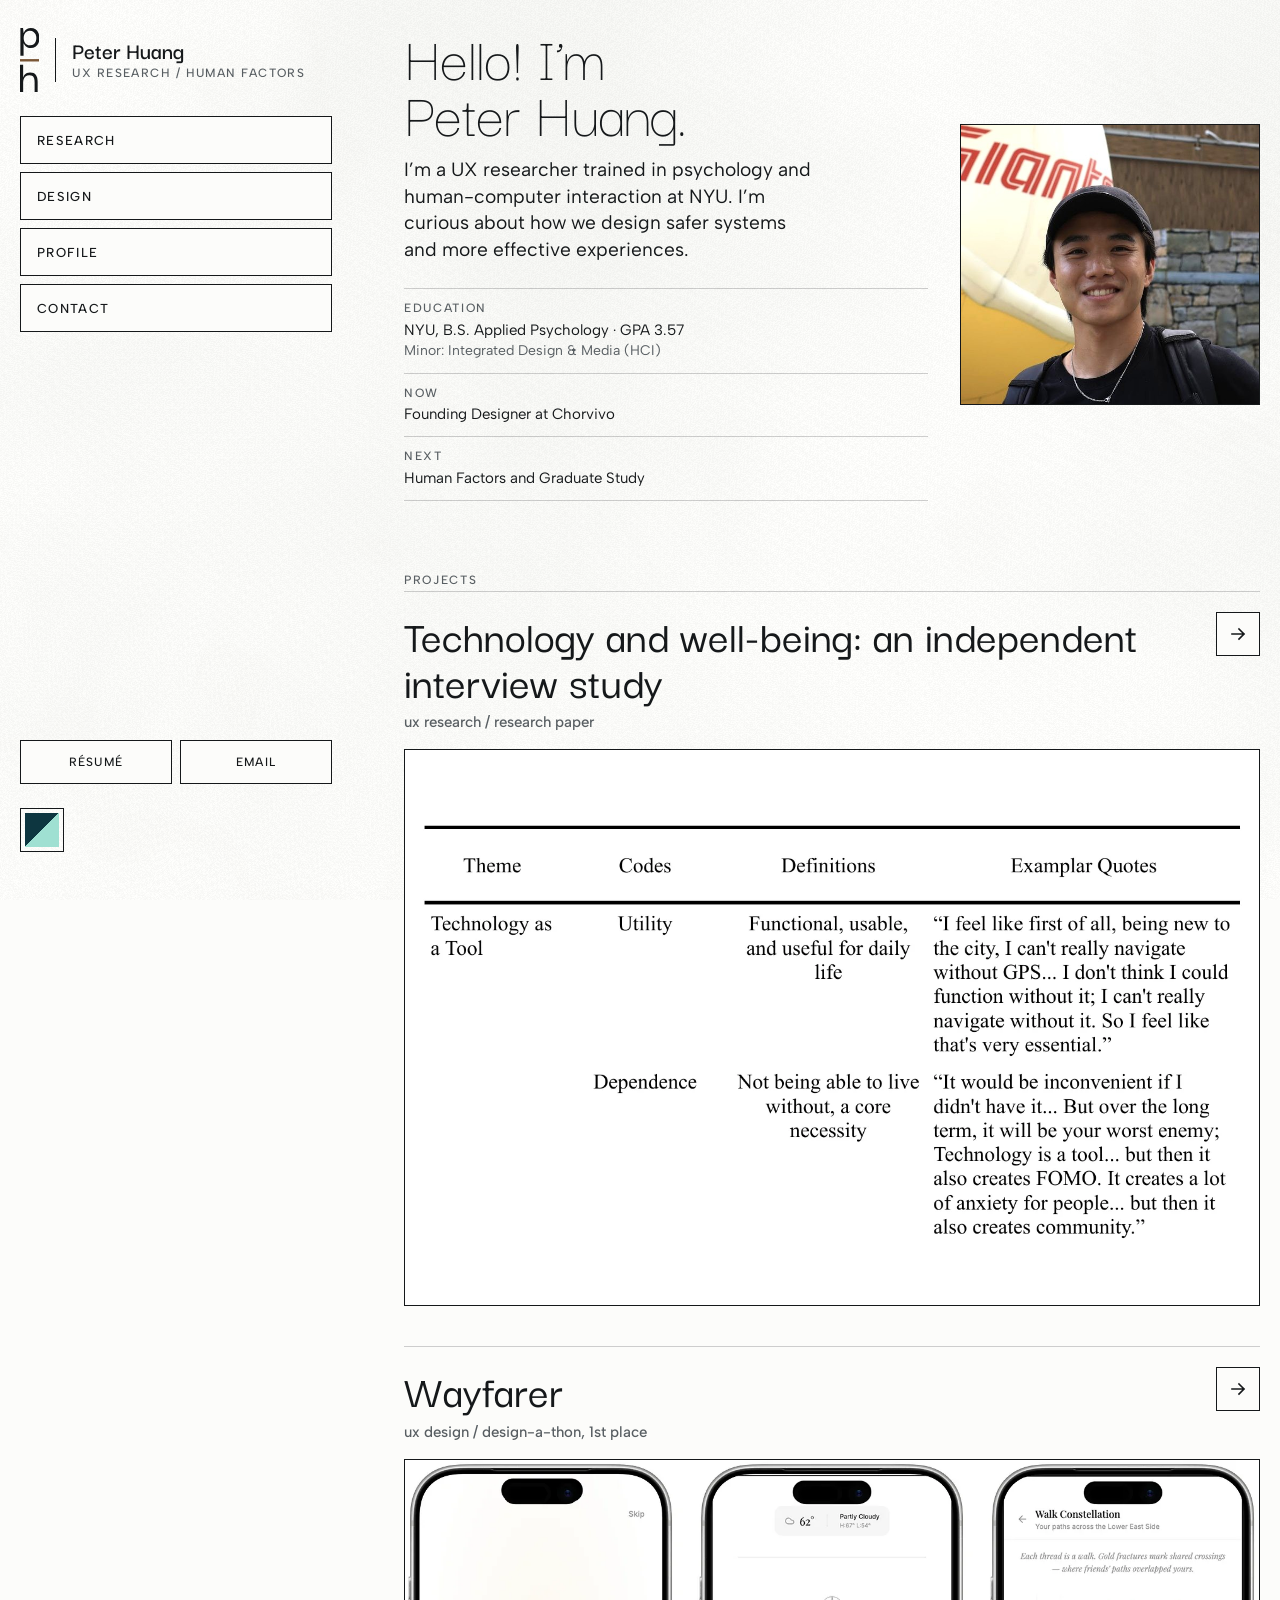
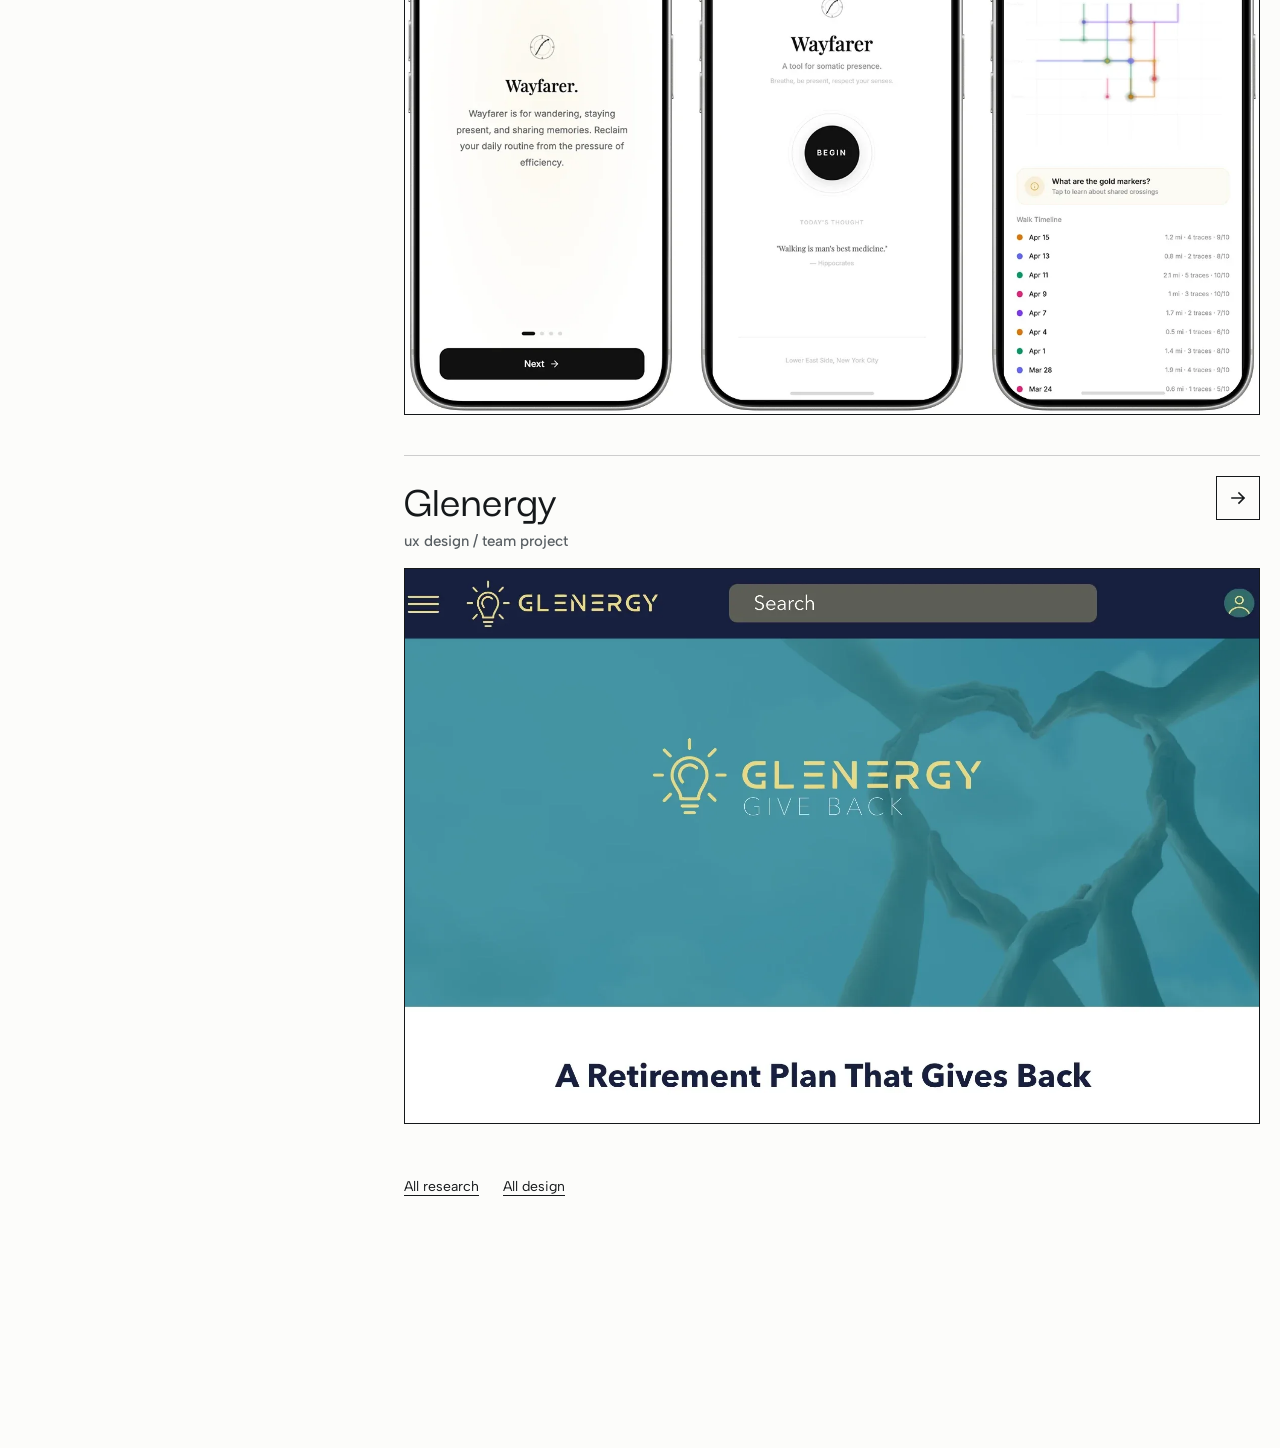
<file: index.html>
<!doctype html>
<html lang="en" data-theme="land">
<head>
<meta charset="utf-8">
<meta name="viewport" content="width=device-width, initial-scale=1, viewport-fit=cover">
<title>Peter Huang — UX research / human factors</title>
<meta name="description" content="Peter Huang: UX researcher with a background in psychology, digital media, and design. NYU, B.S. Applied Psychology. Based in Orange County, California.">
<meta property="og:title" content="Peter Huang — UX research / human factors">
<meta property="og:description" content="UX researcher with a background in psychology, digital media, and design.">
<meta property="og:type" content="website">
<link rel="icon" type="image/svg+xml" href="media/favicon.svg?v=19">
<link rel="icon" type="image/png" sizes="32x32" href="media/favicon-32.png?v=19">
<link rel="apple-touch-icon" href="media/apple-touch-icon.png?v=19">
<script>try{let t=localStorage.getItem('ph-theme');t={light:'land',dark:'sea',fx:'sky'}[t]||t;if(t)document.documentElement.dataset.theme=t}catch(e){}</script>
<link rel="preload" href="media/fonts/darker-grotesque-latin-300-normal.woff2" as="font" type="font/woff2" crossorigin>
<link rel="preload" href="media/fonts/darker-grotesque-latin-500-normal.woff2" as="font" type="font/woff2" crossorigin>
<link rel="preload" href="media/fonts/albert-sans-latin-400-normal.woff2" as="font" type="font/woff2" crossorigin>
<link rel="stylesheet" href="shared/core.css">
<link rel="stylesheet" href="site/app.css">
</head>
<body>
<canvas class="fog" id="gl" aria-hidden="true"></canvas>
<header class="rail">
  <a class="home-link" href="#home">
    <svg class="mark" viewBox="42 555 402 1328" aria-hidden="true"><path d="M265 972Q226 972 199 958.5Q172 945 154.5 927Q137 909 128.5 893Q120 877 118 872H116V1130H50V555H105L116 657H118Q120 652 128 636Q136 620 152.5 601Q169 582 196.5 568.5Q224 555 265 555Q324 555 364 582Q404 609 424 656.5Q444 704 444 765Q444 825 423.5 872Q403 919 363 945.5Q323 972 265 972ZM252 915Q299 915 327.5 893Q356 871 368.5 836.5Q381 802 381 764Q381 725 367 691Q353 657 323.5 635.5Q294 614 246 614Q207 614 178 632Q149 650 133.5 684Q118 718 118 764Q118 810 134.5 844.5Q151 879 181.5 897Q212 915 252 915Z"/><rect x="42" y="1200" width="402" height="50"/><path d="M42 1883V1320H107V1577H109Q111 1572 118.5 1555.5Q126 1539 142 1521Q158 1503 185 1489.5Q212 1476 253 1476Q295 1476 323 1488.5Q351 1501 368 1523Q385 1545 393.5 1572.5Q402 1600 405 1628Q408 1656 408 1682V1883H345V1682Q345 1638 335.5 1604.5Q326 1571 302.5 1552.5Q279 1534 235 1534Q189 1534 161 1555.5Q133 1577 120 1612.5Q107 1648 107 1690V1883Z"/></svg>
    <span class="lock-div" aria-hidden="true"></span>
    <span class="lock-txt"><span class="lock-name">Peter Huang</span> <span class="role">UX research / human factors</span><span class="sr">, home</span></span>
  </a>
  <nav aria-label="Main"><ul class="nav4" id="nav4"></ul></nav>
  <nav class="sub" id="sub" aria-label="In this section" hidden><span class="track" aria-hidden="true"><i id="prog"></i></span><ol id="sub-list"></ol></nav>
  <div class="rail-foot" id="rail-foot"></div>
  <div class="themes" role="group" aria-label="Theme"></div>
</header>
<main id="main" tabindex="-1"></main>
<section class="story" id="story" hidden aria-label="Introduction"></section>
<script src="shared/core.js"></script>
<script src="site/app.js"></script>
</body>
</html>

</body></html>
</file>
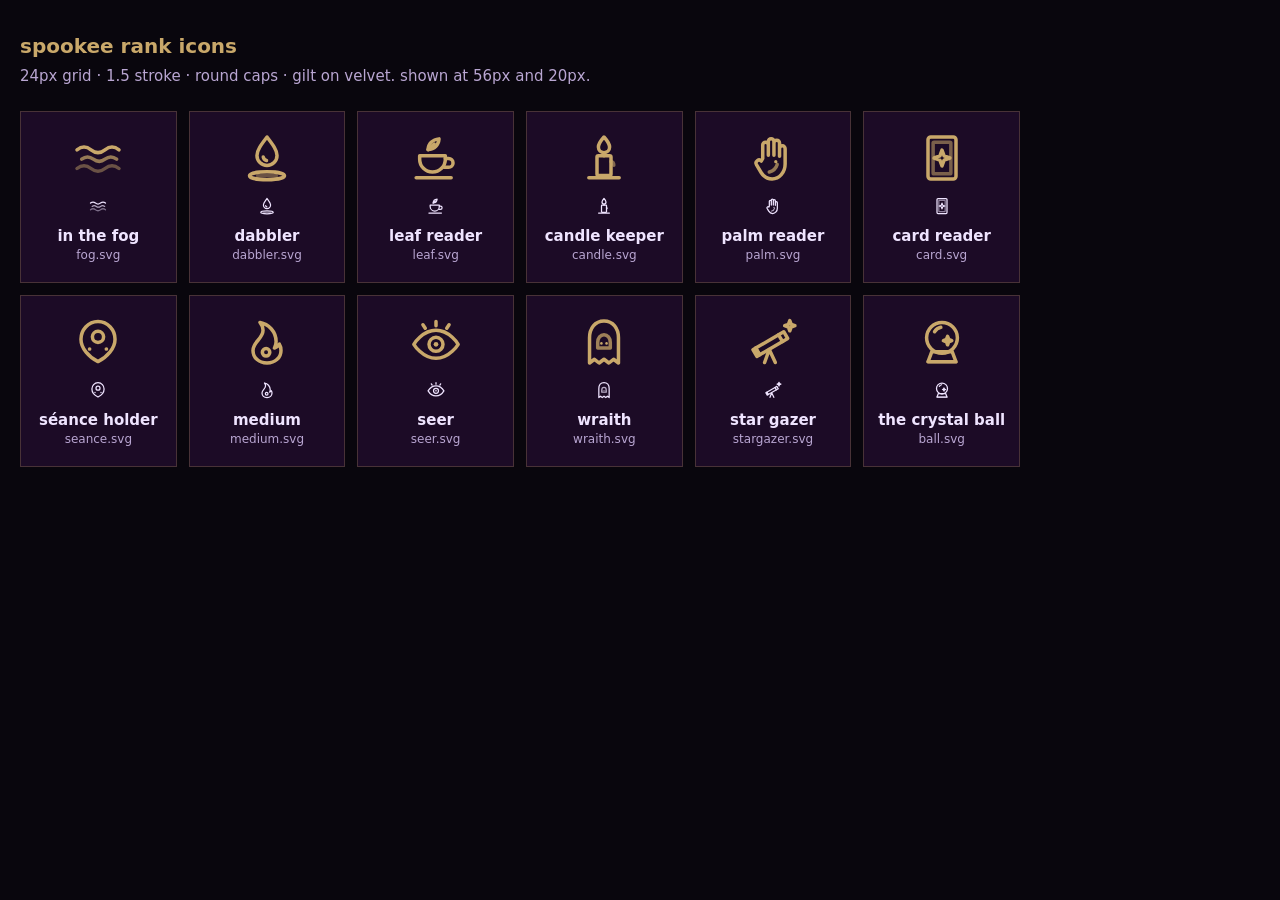
<file: spookee/icons/index.html>
<!doctype html><html lang="en"><head><meta charset="utf-8"><meta name="viewport" content="width=device-width,initial-scale=1"><meta name="robots" content="noindex">
<title>spookee · rank icons</title><style>
body{margin:0;background:#09060d;color:#efe4ff;font:15px/1.4 "Atkinson Hyperlegible",system-ui,sans-serif;padding:32px 20px}
h1{margin:0 0 6px;font-weight:700;font-size:20px;color:#c9a86a} p{margin:0 0 24px;color:#b9a6d2}
.g{display:grid;grid-template-columns:repeat(auto-fill,minmax(150px,1fr));gap:12px;max-width:1000px}
figure{margin:0;padding:18px 12px;border:1px solid #c9a86a40;background:#1c0b26;display:flex;flex-direction:column;align-items:center;gap:10px}
figure svg{width:56px;height:56px;color:#c9a86a} figure svg.s{width:20px;height:20px;color:#efe4ff}
figcaption{text-align:center;font-weight:700} small{display:block;font-weight:400;color:#b9a6d2;font-size:12px}
</style></head><body><h1>spookee rank icons</h1><p>24px grid · 1.5 stroke · round caps · gilt on velvet. shown at 56px and 20px.</p><div class="g"><figure><svg xmlns="http://www.w3.org/2000/svg" viewBox="0 0 24 24" fill="none" stroke="currentColor" stroke-width="1.5" stroke-linecap="round" stroke-linejoin="round"><path d="M3 8.5c2-1.6 4-1.6 6 0s4 1.6 6 0 4-1.6 6 0"/><path d="M5 12.5c1.7-1.3 3.3-1.3 5 0s3.3 1.3 5 0 3.3-1.3 5 0" opacity=".7"/><path d="M3 16.5c2-1.6 4-1.6 6 0s4 1.6 6 0 4-1.6 6 0" opacity=".45"/></svg><svg class="s" xmlns="http://www.w3.org/2000/svg" viewBox="0 0 24 24" fill="none" stroke="currentColor" stroke-width="1.5" stroke-linecap="round" stroke-linejoin="round"><path d="M3 8.5c2-1.6 4-1.6 6 0s4 1.6 6 0 4-1.6 6 0"/><path d="M5 12.5c1.7-1.3 3.3-1.3 5 0s3.3 1.3 5 0 3.3-1.3 5 0" opacity=".7"/><path d="M3 16.5c2-1.6 4-1.6 6 0s4 1.6 6 0 4-1.6 6 0" opacity=".45"/></svg><figcaption>in the fog<small>fog.svg</small></figcaption></figure><figure><svg xmlns="http://www.w3.org/2000/svg" viewBox="0 0 24 24" fill="none" stroke="currentColor" stroke-width="1.5" stroke-linecap="round" stroke-linejoin="round"><path d="M12 3c2.6 3.4 4.3 5.6 4.3 7.9a4.3 4.3 0 0 1-8.6 0C7.7 8.6 9.4 6.4 12 3z"/><path d="M10.4 11.6a1.8 1.8 0 0 0 1.4 1.5"/><ellipse cx="12" cy="19.6" rx="7.5" ry="1.7"/><path d="M8 19.6h8" opacity=".45"/></svg><svg class="s" xmlns="http://www.w3.org/2000/svg" viewBox="0 0 24 24" fill="none" stroke="currentColor" stroke-width="1.5" stroke-linecap="round" stroke-linejoin="round"><path d="M12 3c2.6 3.4 4.3 5.6 4.3 7.9a4.3 4.3 0 0 1-8.6 0C7.7 8.6 9.4 6.4 12 3z"/><path d="M10.4 11.6a1.8 1.8 0 0 0 1.4 1.5"/><ellipse cx="12" cy="19.6" rx="7.5" ry="1.7"/><path d="M8 19.6h8" opacity=".45"/></svg><figcaption>dabbler<small>dabbler.svg</small></figcaption></figure><figure><svg xmlns="http://www.w3.org/2000/svg" viewBox="0 0 24 24" fill="none" stroke="currentColor" stroke-width="1.5" stroke-linecap="round" stroke-linejoin="round"><path d="M5 11h11v1.5a5.5 5.5 0 0 1-11 0z"/><path d="M16 12.2h1.4a1.9 1.9 0 0 1 0 3.8h-2"/><path d="M3.5 20.5h15"/><path d="M8.6 8.4c.1-2.6 1.9-4.3 4.7-4.6-.2 2.7-2 4.4-4.7 4.6z"/><path d="M8.6 8.4l2.6-2.4"/></svg><svg class="s" xmlns="http://www.w3.org/2000/svg" viewBox="0 0 24 24" fill="none" stroke="currentColor" stroke-width="1.5" stroke-linecap="round" stroke-linejoin="round"><path d="M5 11h11v1.5a5.5 5.5 0 0 1-11 0z"/><path d="M16 12.2h1.4a1.9 1.9 0 0 1 0 3.8h-2"/><path d="M3.5 20.5h15"/><path d="M8.6 8.4c.1-2.6 1.9-4.3 4.7-4.6-.2 2.7-2 4.4-4.7 4.6z"/><path d="M8.6 8.4l2.6-2.4"/></svg><figcaption>leaf reader<small>leaf.svg</small></figcaption></figure><figure><svg xmlns="http://www.w3.org/2000/svg" viewBox="0 0 24 24" fill="none" stroke="currentColor" stroke-width="1.5" stroke-linecap="round" stroke-linejoin="round"><path d="M12 3c1.8 2 2.4 3.2 2.4 4.3a2.4 2.4 0 0 1-4.8 0C9.6 6.2 10.2 5 12 3z"/><path d="M12 9.7v1.3"/><rect x="9" y="11" width="6" height="8.5" rx=".6"/><path d="M5.5 20.5h13"/><path d="M15 13.5c.8.2 1.2.8 1.2 1.6" opacity=".6"/></svg><svg class="s" xmlns="http://www.w3.org/2000/svg" viewBox="0 0 24 24" fill="none" stroke="currentColor" stroke-width="1.5" stroke-linecap="round" stroke-linejoin="round"><path d="M12 3c1.8 2 2.4 3.2 2.4 4.3a2.4 2.4 0 0 1-4.8 0C9.6 6.2 10.2 5 12 3z"/><path d="M12 9.7v1.3"/><rect x="9" y="11" width="6" height="8.5" rx=".6"/><path d="M5.5 20.5h13"/><path d="M15 13.5c.8.2 1.2.8 1.2 1.6" opacity=".6"/></svg><figcaption>candle keeper<small>candle.svg</small></figcaption></figure><figure><svg xmlns="http://www.w3.org/2000/svg" viewBox="0 0 24 24" fill="none" stroke="currentColor" stroke-width="1.5" stroke-linecap="round" stroke-linejoin="round"><path d="M7.6 12.2V6.4a1.2 1.2 0 0 1 2.4 0v4.4V4.9a1.2 1.2 0 0 1 2.4 0v5.9V5.6a1.2 1.2 0 0 1 2.4 0v5.6V8a1.2 1.2 0 0 1 2.4 0v6.6c0 3.6-2.5 6.4-5.6 6.4-2.2 0-3.6-1-4.7-2.8l-2-3.4a1.3 1.3 0 0 1 2.1-1.5z"/><path d="M10.4 18c1.6-.4 2.9-1.5 3.4-3.2" opacity=".7"/><circle cx="13.2" cy="13.6" r=".7" fill="currentColor" stroke="none"/></svg><svg class="s" xmlns="http://www.w3.org/2000/svg" viewBox="0 0 24 24" fill="none" stroke="currentColor" stroke-width="1.5" stroke-linecap="round" stroke-linejoin="round"><path d="M7.6 12.2V6.4a1.2 1.2 0 0 1 2.4 0v4.4V4.9a1.2 1.2 0 0 1 2.4 0v5.9V5.6a1.2 1.2 0 0 1 2.4 0v5.6V8a1.2 1.2 0 0 1 2.4 0v6.6c0 3.6-2.5 6.4-5.6 6.4-2.2 0-3.6-1-4.7-2.8l-2-3.4a1.3 1.3 0 0 1 2.1-1.5z"/><path d="M10.4 18c1.6-.4 2.9-1.5 3.4-3.2" opacity=".7"/><circle cx="13.2" cy="13.6" r=".7" fill="currentColor" stroke="none"/></svg><figcaption>palm reader<small>palm.svg</small></figcaption></figure><figure><svg xmlns="http://www.w3.org/2000/svg" viewBox="0 0 24 24" fill="none" stroke="currentColor" stroke-width="1.5" stroke-linecap="round" stroke-linejoin="round"><rect x="6" y="3" width="12" height="18" rx="1.2"/><rect x="8.2" y="5.2" width="7.6" height="13.6" rx=".4" opacity=".55"/><path d="M12 8.6l.9 2.5 2.5.9-2.5.9-.9 2.5-.9-2.5-2.5-.9 2.5-.9z"/></svg><svg class="s" xmlns="http://www.w3.org/2000/svg" viewBox="0 0 24 24" fill="none" stroke="currentColor" stroke-width="1.5" stroke-linecap="round" stroke-linejoin="round"><rect x="6" y="3" width="12" height="18" rx="1.2"/><rect x="8.2" y="5.2" width="7.6" height="13.6" rx=".4" opacity=".55"/><path d="M12 8.6l.9 2.5 2.5.9-2.5.9-.9 2.5-.9-2.5-2.5-.9 2.5-.9z"/></svg><figcaption>card reader<small>card.svg</small></figcaption></figure><figure><svg xmlns="http://www.w3.org/2000/svg" viewBox="0 0 24 24" fill="none" stroke="currentColor" stroke-width="1.5" stroke-linecap="round" stroke-linejoin="round"><path d="M12 3.2c4.3 0 7.3 3.8 7.3 7.6 0 3.9-3.4 7.7-7.3 9.6-3.9-1.9-7.3-5.7-7.3-9.6 0-3.8 3-7.6 7.3-7.6z"/><circle cx="12" cy="9.8" r="2.4"/><circle cx="8.4" cy="15" r=".8" fill="currentColor" stroke="none"/><circle cx="15.6" cy="15" r=".8" fill="currentColor" stroke="none"/></svg><svg class="s" xmlns="http://www.w3.org/2000/svg" viewBox="0 0 24 24" fill="none" stroke="currentColor" stroke-width="1.5" stroke-linecap="round" stroke-linejoin="round"><path d="M12 3.2c4.3 0 7.3 3.8 7.3 7.6 0 3.9-3.4 7.7-7.3 9.6-3.9-1.9-7.3-5.7-7.3-9.6 0-3.8 3-7.6 7.3-7.6z"/><circle cx="12" cy="9.8" r="2.4"/><circle cx="8.4" cy="15" r=".8" fill="currentColor" stroke="none"/><circle cx="15.6" cy="15" r=".8" fill="currentColor" stroke="none"/></svg><figcaption>séance holder<small>seance.svg</small></figcaption></figure><figure><svg xmlns="http://www.w3.org/2000/svg" viewBox="0 0 24 24" fill="none" stroke="currentColor" stroke-width="1.5" stroke-linecap="round" stroke-linejoin="round"><path d="M12 21c-3.6 0-6-2.4-6-5.4 0-3.8 4.3-4.9 4.3-8.6 0-1.2-.5-2.4-1.3-3.4 3.6.6 6.9 3.9 6.9 8.2 0 1-.2 1.9-.7 2.8.9-.3 1.6-.9 2.1-1.7.5.8.7 1.7.7 2.7 0 3-2.4 5.4-6 5.4z"/><circle cx="11.6" cy="16.4" r="1.6"/></svg><svg class="s" xmlns="http://www.w3.org/2000/svg" viewBox="0 0 24 24" fill="none" stroke="currentColor" stroke-width="1.5" stroke-linecap="round" stroke-linejoin="round"><path d="M12 21c-3.6 0-6-2.4-6-5.4 0-3.8 4.3-4.9 4.3-8.6 0-1.2-.5-2.4-1.3-3.4 3.6.6 6.9 3.9 6.9 8.2 0 1-.2 1.9-.7 2.8.9-.3 1.6-.9 2.1-1.7.5.8.7 1.7.7 2.7 0 3-2.4 5.4-6 5.4z"/><circle cx="11.6" cy="16.4" r="1.6"/></svg><figcaption>medium<small>medium.svg</small></figcaption></figure><figure><svg xmlns="http://www.w3.org/2000/svg" viewBox="0 0 24 24" fill="none" stroke="currentColor" stroke-width="1.5" stroke-linecap="round" stroke-linejoin="round"><path d="M2.5 13s3.6-6 9.5-6 9.5 6 9.5 6-3.6 6-9.5 6-9.5-6-9.5-6z"/><circle cx="12" cy="13" r="3"/><circle cx="12" cy="13" r="1" fill="currentColor" stroke="none"/><path d="M12 3.2v1.8M6.4 4.6l1 1.5M17.6 4.6l-1 1.5"/></svg><svg class="s" xmlns="http://www.w3.org/2000/svg" viewBox="0 0 24 24" fill="none" stroke="currentColor" stroke-width="1.5" stroke-linecap="round" stroke-linejoin="round"><path d="M2.5 13s3.6-6 9.5-6 9.5 6 9.5 6-3.6 6-9.5 6-9.5-6-9.5-6z"/><circle cx="12" cy="13" r="3"/><circle cx="12" cy="13" r="1" fill="currentColor" stroke="none"/><path d="M12 3.2v1.8M6.4 4.6l1 1.5M17.6 4.6l-1 1.5"/></svg><figcaption>seer<small>seer.svg</small></figcaption></figure><figure><svg xmlns="http://www.w3.org/2000/svg" viewBox="0 0 24 24" fill="none" stroke="currentColor" stroke-width="1.5" stroke-linecap="round" stroke-linejoin="round"><path d="M12 3c-3.9 0-6.2 3.2-6.2 7.2V21l2.1-1.6 2 1.6 2.1-1.6 2.1 1.6 2-1.6 2.1 1.6V10.2C18.2 6.2 15.9 3 12 3z"/><path d="M9.3 12.2c0-1.9 1.2-3.3 2.7-3.3s2.7 1.4 2.7 3.3v2.4H9.3z" opacity=".75"/><circle cx="10.9" cy="12.6" r=".55" fill="currentColor" stroke="none"/><circle cx="13.1" cy="12.6" r=".55" fill="currentColor" stroke="none"/></svg><svg class="s" xmlns="http://www.w3.org/2000/svg" viewBox="0 0 24 24" fill="none" stroke="currentColor" stroke-width="1.5" stroke-linecap="round" stroke-linejoin="round"><path d="M12 3c-3.9 0-6.2 3.2-6.2 7.2V21l2.1-1.6 2 1.6 2.1-1.6 2.1 1.6 2-1.6 2.1 1.6V10.2C18.2 6.2 15.9 3 12 3z"/><path d="M9.3 12.2c0-1.9 1.2-3.3 2.7-3.3s2.7 1.4 2.7 3.3v2.4H9.3z" opacity=".75"/><circle cx="10.9" cy="12.6" r=".55" fill="currentColor" stroke="none"/><circle cx="13.1" cy="12.6" r=".55" fill="currentColor" stroke="none"/></svg><figcaption>wraith<small>wraith.svg</small></figcaption></figure><figure><svg xmlns="http://www.w3.org/2000/svg" viewBox="0 0 24 24" fill="none" stroke="currentColor" stroke-width="1.5" stroke-linecap="round" stroke-linejoin="round"><path d="M4.6 14.6l9.8-5.7 1.7 2.9-9.8 5.7z"/><path d="M14.4 8.9l2.2-1.3 1.7 2.9-2.2 1.3"/><path d="M3.4 15.3l1.2-.7 1.7 2.9-1.2.7z"/><path d="M10.4 15.2l-2 5.6M10.4 15.2l2.6 5.6"/><path d="M19.2 2.8l.6 1.6 1.6.6-1.6.6-.6 1.6-.6-1.6-1.6-.6 1.6-.6z"/></svg><svg class="s" xmlns="http://www.w3.org/2000/svg" viewBox="0 0 24 24" fill="none" stroke="currentColor" stroke-width="1.5" stroke-linecap="round" stroke-linejoin="round"><path d="M4.6 14.6l9.8-5.7 1.7 2.9-9.8 5.7z"/><path d="M14.4 8.9l2.2-1.3 1.7 2.9-2.2 1.3"/><path d="M3.4 15.3l1.2-.7 1.7 2.9-1.2.7z"/><path d="M10.4 15.2l-2 5.6M10.4 15.2l2.6 5.6"/><path d="M19.2 2.8l.6 1.6 1.6.6-1.6.6-.6 1.6-.6-1.6-1.6-.6 1.6-.6z"/></svg><figcaption>star gazer<small>stargazer.svg</small></figcaption></figure><figure><svg xmlns="http://www.w3.org/2000/svg" viewBox="0 0 24 24" fill="none" stroke="currentColor" stroke-width="1.5" stroke-linecap="round" stroke-linejoin="round"><circle cx="12" cy="10.2" r="6.6"/><path d="M8.8 7.6a4.4 4.4 0 0 1 2.7-1.9"/><path d="M14.4 9.6l.5 1.3 1.3.5-1.3.5-.5 1.3-.5-1.3-1.3-.5 1.3-.5z"/><path d="M7.6 16.2h8.8l1.6 4.3H6z"/><path d="M6 20.5h12" opacity=".6"/></svg><svg class="s" xmlns="http://www.w3.org/2000/svg" viewBox="0 0 24 24" fill="none" stroke="currentColor" stroke-width="1.5" stroke-linecap="round" stroke-linejoin="round"><circle cx="12" cy="10.2" r="6.6"/><path d="M8.8 7.6a4.4 4.4 0 0 1 2.7-1.9"/><path d="M14.4 9.6l.5 1.3 1.3.5-1.3.5-.5 1.3-.5-1.3-1.3-.5 1.3-.5z"/><path d="M7.6 16.2h8.8l1.6 4.3H6z"/><path d="M6 20.5h12" opacity=".6"/></svg><figcaption>the crystal ball<small>ball.svg</small></figcaption></figure></div></body></html>
</file>
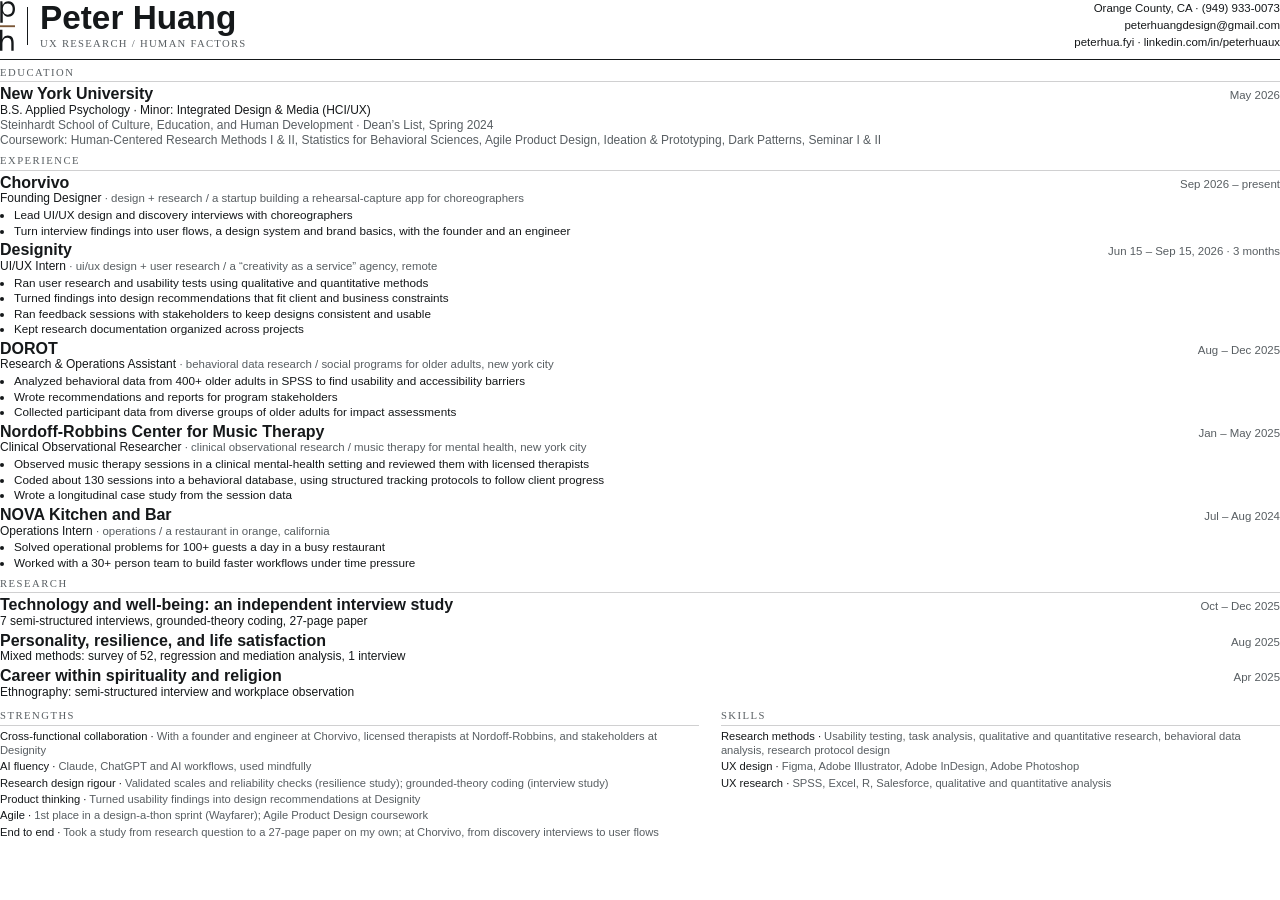
<file: resume.html>
<!doctype html><html><head><meta charset="utf-8"><title>Peter Huang — Résumé</title><style>
@font-face{font-family:DG;font-weight:500;src:url(file:///home/claude/peterhua.fyi-portfolio/media/fonts/darker-grotesque-latin-500-normal.woff2)}
@font-face{font-family:DG;font-weight:600;src:url(file:///home/claude/peterhua.fyi-portfolio/media/fonts/darker-grotesque-latin-600-normal.woff2)}
@font-face{font-family:AS;font-weight:400;src:url(file:///home/claude/peterhua.fyi-portfolio/media/fonts/albert-sans-latin-400-normal.woff2)}
@font-face{font-family:AS;font-weight:500;src:url(file:///home/claude/peterhua.fyi-portfolio/media/fonts/albert-sans-latin-500-normal.woff2)}
@page{size:letter;margin:0.3in 0.5in}
body{margin:0;font:400 8.8pt/1.24 AS,sans-serif;color:#15181A}
header{display:flex;align-items:center;gap:12px;padding-bottom:7px;border-bottom:1px solid #15181A}
header .div{width:1px;height:38px;background:#15181A}
h1{margin:0;font:600 25pt/1 DG,sans-serif}
.role{font:500 8pt/1.3 AS;letter-spacing:.12em;text-transform:uppercase;color:#585E62;margin-top:3px}
.contact{margin-left:auto;text-align:right;font-size:8.6pt;color:#15181A;line-height:1.5}
h2{margin:6px 0 3px;font:500 8pt/1.3 AS;letter-spacing:.14em;text-transform:uppercase;color:#585E62;border-bottom:1px solid #15181A33;padding-bottom:2px}
.it{margin:0 0 3px;break-inside:avoid}
.hd{display:flex;justify-content:space-between;gap:10px;align-items:baseline}
.hd b{font:600 12pt/1.1 DG,sans-serif}.hd span{font-size:8.6pt;color:#585E62;white-space:nowrap}
.sub{font-size:9pt}.ctx{font-size:8.6pt;color:#585E62;text-transform:lowercase}
ul{margin:2px 0 0;padding-left:14px}li{margin:0 0 1px}
.sk{display:grid;grid-template-columns:110px 1fr;gap:1px 10px;font-size:8.4pt;line-height:1.25}.sk dt{font-weight:500}.sk dd{margin:0}
.two{display:grid;grid-template-columns:1.25fr 1fr;gap:0 22px}.st{display:grid;gap:2px;font-size:8.4pt;line-height:1.28}.st b{font-weight:500}.st span{color:#585E62}</style></head><body>
<header><svg width="15" height="50" viewBox="42 555 402 1328" aria-hidden="true"><path fill="#15181A" d="M265 972Q226 972 199 958.5Q172 945 154.5 927Q137 909 128.5 893Q120 877 118 872H116V1130H50V555H105L116 657H118Q120 652 128 636Q136 620 152.5 601Q169 582 196.5 568.5Q224 555 265 555Q324 555 364 582Q404 609 424 656.5Q444 704 444 765Q444 825 423.5 872Q403 919 363 945.5Q323 972 265 972ZM252 915Q299 915 327.5 893Q356 871 368.5 836.5Q381 802 381 764Q381 725 367 691Q353 657 323.5 635.5Q294 614 246 614Q207 614 178 632Q149 650 133.5 684Q118 718 118 764Q118 810 134.5 844.5Q151 879 181.5 897Q212 915 252 915Z"/><rect fill="#7A5636" x="42" y="1200" width="402" height="50"/><path fill="#15181A" d="M42 1883V1320H107V1577H109Q111 1572 118.5 1555.5Q126 1539 142 1521Q158 1503 185 1489.5Q212 1476 253 1476Q295 1476 323 1488.5Q351 1501 368 1523Q385 1545 393.5 1572.5Q402 1600 405 1628Q408 1656 408 1682V1883H345V1682Q345 1638 335.5 1604.5Q326 1571 302.5 1552.5Q279 1534 235 1534Q189 1534 161 1555.5Q133 1577 120 1612.5Q107 1648 107 1690V1883Z"/></svg><span class="div"></span><div><h1>Peter Huang</h1><div class="role">UX research / human factors</div></div>
<div class="contact">Orange County, CA · (949) 933-0073<br>peterhuangdesign@gmail.com<br>peterhua.fyi · linkedin.com/in/peterhuaux</div></header>
<h2>Education</h2>
<div class="it"><div class="hd"><b>New York University</b><span>May 2026</span></div><div class="sub"><b style="font-weight:500">B.S. Applied Psychology</b> · Minor: Integrated Design &amp; Media (HCI/UX)</div><div class="sub" style="color:#585E62">Steinhardt School of Culture, Education, and Human Development · Dean’s List, Spring 2024</div><div class="sub" style="color:#585E62">Coursework: Human-Centered Research Methods I &amp; II, Statistics for Behavioral Sciences, Agile Product Design, Ideation &amp; Prototyping, Dark Patterns, Seminar I &amp; II</div></div>
<h2>Experience</h2>
<div class="it"><div class="hd"><b>Chorvivo</b><span>Sep 2026 – present</span></div><div class="sub">Founding Designer <span class="ctx">· Design + research / A startup building a rehearsal-capture app for choreographers</span></div><ul><li>Lead UI/UX design and discovery interviews with choreographers</li><li>Turn interview findings into user flows, a design system and brand basics, with the founder and an engineer</li></ul></div><div class="it"><div class="hd"><b>Designity</b><span>Jun 15 – Sep 15, 2026 · 3 months</span></div><div class="sub">UI/UX Intern <span class="ctx">· UI/UX design + user research / A “creativity as a service” agency, remote</span></div><ul><li>Ran user research and usability tests using qualitative and quantitative methods</li><li>Turned findings into design recommendations that fit client and business constraints</li><li>Ran feedback sessions with stakeholders to keep designs consistent and usable</li><li>Kept research documentation organized across projects</li></ul></div><div class="it"><div class="hd"><b>DOROT</b><span>Aug – Dec 2025</span></div><div class="sub">Research &amp; Operations Assistant <span class="ctx">· Behavioral data research / Social programs for older adults, New York City</span></div><ul><li>Analyzed behavioral data from 400+ older adults in SPSS to find usability and accessibility barriers</li><li>Wrote recommendations and reports for program stakeholders</li><li>Collected participant data from diverse groups of older adults for impact assessments</li></ul></div><div class="it"><div class="hd"><b>Nordoff-Robbins Center for Music Therapy</b><span>Jan – May 2025</span></div><div class="sub">Clinical Observational Researcher <span class="ctx">· Clinical observational research / Music therapy for mental health, New York City</span></div><ul><li>Observed music therapy sessions in a clinical mental-health setting and reviewed them with licensed therapists</li><li>Coded about 130 sessions into a behavioral database, using structured tracking protocols to follow client progress</li><li>Wrote a longitudinal case study from the session data</li></ul></div><div class="it"><div class="hd"><b>NOVA Kitchen and Bar</b><span>Jul – Aug 2024</span></div><div class="sub">Operations Intern <span class="ctx">· Operations / A restaurant in Orange, California</span></div><ul><li>Solved operational problems for 100+ guests a day in a busy restaurant</li><li>Worked with a 30+ person team to build faster workflows under time pressure</li></ul></div>
<h2>Research</h2>
<div class="it"><div class="hd"><b>Technology and well-being: an independent interview study</b><span>Oct – Dec 2025</span></div><div class="sub">7 semi-structured interviews, grounded-theory coding, 27-page paper</div></div><div class="it"><div class="hd"><b>Personality, resilience, and life satisfaction</b><span>Aug 2025</span></div><div class="sub">Mixed methods: survey of 52, regression and mediation analysis, 1 interview</div></div><div class="it"><div class="hd"><b>Career within spirituality and religion</b><span>Apr 2025</span></div><div class="sub">Ethnography: semi-structured interview and workplace observation</div></div>
<div class="two"><div><h2>Strengths</h2>
<div class="st"><div><b>Cross-functional collaboration</b> · <span>With a founder and engineer at Chorvivo, licensed therapists at Nordoff-Robbins, and stakeholders at Designity</span></div><div><b>AI fluency</b> · <span>Claude, ChatGPT and AI workflows, used mindfully</span></div><div><b>Research design rigour</b> · <span>Validated scales and reliability checks (resilience study); grounded-theory coding (interview study)</span></div><div><b>Product thinking</b> · <span>Turned usability findings into design recommendations at Designity</span></div><div><b>Agile</b> · <span>1st place in a design-a-thon sprint (Wayfarer); Agile Product Design coursework</span></div><div><b>End to end</b> · <span>Took a study from research question to a 27-page paper on my own; at Chorvivo, from discovery interviews to user flows</span></div></div></div>
<div><h2>Skills</h2>
<div class="st"><div><b>Research methods</b> · <span>Usability testing, task analysis, qualitative and quantitative research, behavioral data analysis, research protocol design</span></div><div><b>UX design</b> · <span>Figma, Adobe Illustrator, Adobe InDesign, Adobe Photoshop</span></div><div><b>UX research</b> · <span>SPSS, Excel, R, Salesforce, qualitative and quantitative analysis</span></div></div></div></div>
</body></html>
</file>
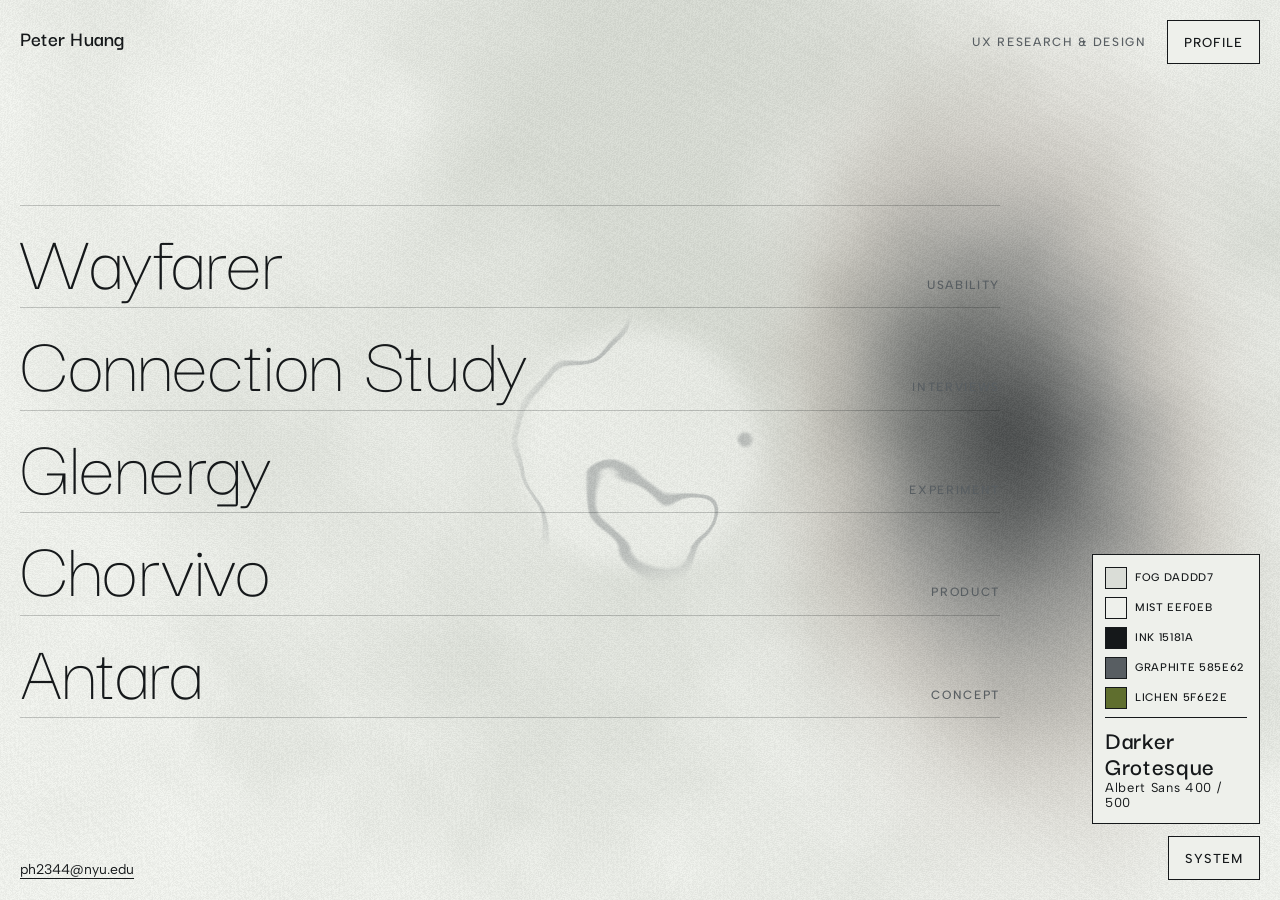
<file: design/archive/01-presence.html>
<!doctype html>
<html lang="en">
<head>
<meta charset="utf-8">
<meta name="viewport" content="width=device-width, initial-scale=1, viewport-fit=cover">
<title>Peter Huang — Presence</title>
<link rel="preconnect" href="https://fonts.googleapis.com">
<link rel="preconnect" href="https://fonts.gstatic.com" crossorigin>
<link rel="stylesheet" href="https://fonts.googleapis.com/css2?family=Albert+Sans:wght@400;500&family=Darker+Grotesque:wght@300;500;600&display=swap">
<style>
/* Layout: one quiet column of projects over a living fog; a case opens as a right-hand sheet. */
:root{
  --fog:#DADDD7; --mist:#EEF0EB; --ink:#15181A; --graphite:#585E62; --lichen:#5F6E2E;
  --display:"Darker Grotesque","Albert Sans",ui-sans-serif,sans-serif;
  --body:"Albert Sans",ui-sans-serif,sans-serif;
  --gut:max(20px, env(safe-area-inset-left,0px));
  --gutR:max(20px, env(safe-area-inset-right,0px));
  color-scheme:light;
}
*{box-sizing:border-box;border-radius:0}
html,body{margin:0;height:100%}
body{background:var(--mist);color:var(--ink);font:400 16px/1.5 var(--body);overflow-x:hidden}
::selection{background:var(--lichen);color:var(--mist)}
canvas#gl{position:fixed;inset:0;width:100%;height:100%;display:block;z-index:0}
.wrap{position:relative;z-index:1;min-height:100%;display:grid;grid-template-rows:auto 1fr auto;
  padding-block:max(20px,env(safe-area-inset-top,0px)) max(20px,env(safe-area-inset-bottom,0px));
  padding-left:var(--gut);padding-right:var(--gutR)}
header{display:flex;justify-content:space-between;align-items:baseline;gap:16px}
.name{font:600 22px/1 var(--display);letter-spacing:.01em;margin:0}
.role{font:500 12px/1 var(--body);text-transform:uppercase;letter-spacing:.14em;color:var(--graphite)}
main{display:flex;align-items:center;padding-block:48px}
ol{list-style:none;margin:0;padding:0;width:100%;max-width:980px}
li{border-top:1px solid color-mix(in srgb,var(--ink) 22%,transparent)}
li:last-child{border-bottom:1px solid color-mix(in srgb,var(--ink) 22%,transparent)}
.row{all:unset;box-sizing:border-box;cursor:pointer;width:100%;display:grid;grid-template-columns:1fr auto;align-items:baseline;gap:24px;
  padding:14px 0 12px;position:relative;min-height:44px}
.row .t{font:300 clamp(40px,6.4vw,92px)/.92 var(--display);letter-spacing:-.005em;transition:transform .5s cubic-bezier(.2,.7,.2,1)}
.row .k{font:500 12px/1 var(--body);letter-spacing:.14em;text-transform:uppercase;color:var(--graphite);font-variant-numeric:tabular-nums}
.row::after{content:"";position:absolute;left:0;right:0;bottom:-1px;height:2px;background:var(--lichen);
  transform:scaleX(var(--hold,0));transform-origin:left}
.row:hover .t,.row:focus-visible .t{transform:translateX(10px)}
.row:focus-visible{outline:2px solid var(--ink);outline-offset:4px}
.hr{display:flex;align-items:center;gap:20px}
.me{list-style:none;margin:0;padding:0;display:grid;grid-template-columns:1fr 1fr;gap:16px 24px;border-top:1px solid var(--ink);padding-top:20px}
.me li b{display:block;font:500 24px/1.05 var(--display)} .me li span{font-size:13px;color:var(--graphite)}
.fig.portrait{aspect-ratio:4/5;width:160px}
@media (max-width:520px){.role{display:none}.me{grid-template-columns:1fr}}
footer{display:flex;justify-content:space-between;gap:16px;flex-wrap:wrap;font-size:14px;color:var(--graphite)}
footer a{color:var(--ink);text-underline-offset:4px}

/* case sheet */
.sheet{position:fixed;z-index:5;top:0;right:0;bottom:0;width:min(600px,100%);background:var(--mist);
  border-left:1px solid var(--ink);overflow:auto;
  padding:max(24px,env(safe-area-inset-top,0px)) var(--gutR) 32px 32px;
  transform:translateX(24px);opacity:0;pointer-events:none;transition:opacity .45s ease-out,transform .6s cubic-bezier(.2,.7,.2,1)}
.sheet.on{opacity:1;transform:none;pointer-events:auto}
.sheet h2{font:500 clamp(48px,6vw,80px)/.9 var(--display);margin:56px 0 12px;text-wrap:balance}
.sheet .line{font-size:18px;margin:0 0 32px;max-width:40ch}
dl{display:grid;grid-template-columns:96px 1fr;gap:10px 16px;margin:0 0 32px;font-size:15px}
dt{font:500 12px/1.6 var(--body);text-transform:uppercase;letter-spacing:.14em;color:var(--graphite)}
dd{margin:0}
.fig{aspect-ratio:4/3;max-width:100%;border:1px solid var(--ink);display:grid;place-items:end start;padding:12px;
  background:repeating-linear-gradient(135deg,transparent 0 11px,color-mix(in srgb,var(--ink) 12%,transparent) 11px 12px);
  font:500 12px/1 var(--body);letter-spacing:.14em;text-transform:uppercase;color:var(--graphite)}
.btn{all:unset;box-sizing:border-box;cursor:pointer;min-height:44px;padding:0 16px;display:inline-flex;align-items:center;
  border:1px solid var(--ink);font:500 13px/1 var(--body);letter-spacing:.08em;text-transform:uppercase;background:var(--mist);color:var(--ink)}
.btn:hover{background:var(--ink);color:var(--mist)}
.btn:focus-visible{outline:2px solid var(--lichen);outline-offset:3px}

/* spec strip */
.spec{position:fixed;z-index:4;right:var(--gutR);bottom:76px;width:168px;background:var(--mist);border:1px solid var(--ink);padding:12px;
  font:500 11px/1.3 var(--body);letter-spacing:.06em;display:grid;gap:8px}
.spec[hidden]{display:none}
.sw{display:grid;grid-template-columns:22px 1fr;gap:8px;align-items:center;text-transform:uppercase}
.sw i{width:22px;height:22px;border:1px solid var(--ink)}
.spec .ty{border-top:1px solid var(--ink);padding-top:8px;display:grid;gap:2px}
.spec .ty b{font:600 26px/1 var(--display)}
.spec .ty span{font:400 13px/1.2 var(--body)}
.specbtn{position:fixed;z-index:4;right:var(--gutR);bottom:max(20px,env(safe-area-inset-bottom,0px))}
@media (max-width:700px){.row{grid-template-columns:1fr}.row .k{order:-1;display:none}.sheet{padding-left:var(--gut)}}
@media (prefers-reduced-motion:reduce){*{transition:none!important}}
</style>
</head>
<body>
<canvas id="gl" aria-hidden="true"></canvas>
<div class="wrap">
  <header><p class="name">Peter Huang</p><span class="hr"><span class="role">UX research &amp; design</span><button class="btn" id="pbtn">Profile</button></span></header>
  <main>
    <ol id="list"></ol>
  </main>
  <footer><a href="mailto:ph2344@nyu.edu">ph2344@nyu.edu</a><span>Irvine, CA</span></footer>
</div>

<aside class="sheet" id="sheet" role="dialog" aria-modal="false" aria-labelledby="s-title">
  <button class="btn" id="close">Close</button>
  <h2 id="s-title"></h2>
  <p class="line" id="s-line"></p>
  <dl id="s-meta"></dl>
  <div class="fig" id="s-fig">[ prototype capture ]</div>
  <ul class="me" id="s-me" hidden></ul>
</aside>

<aside class="spec" id="spec" aria-label="Design system">
  <div class="sw"><i style="background:#DADDD7"></i>Fog DADDD7</div>
  <div class="sw"><i style="background:#EEF0EB"></i>Mist EEF0EB</div>
  <div class="sw"><i style="background:#15181A"></i>Ink 15181A</div>
  <div class="sw"><i style="background:#585E62"></i>Graphite 585E62</div>
  <div class="sw"><i style="background:#5F6E2E"></i>Lichen 5F6E2E</div>
  <div class="ty"><b>Darker Grotesque</b><span>Albert Sans 400 / 500</span></div>
</aside>
<button class="btn specbtn" id="specbtn" aria-controls="spec" aria-expanded="true">System</button>

<script>
const P=[
 {t:"Wayfarer",full:"Wayfarer",k:"Usability",line:"An audio-first walking journal.",m:[["Role","Solo researcher, designer"],["Method","Guerrilla interviews, in-context usability tests, n=3"],["Outcome","1st of 12 teams, CUXD Design-a-thon 2026"]]},
 {t:"Connection Study",full:"Technology Mediating Connection",k:"Interviews",line:"How technology shapes closeness.",m:[["Role","Researcher"],["Method","Semi-structured interviews, n=7, thematic coding"],["Outcome","[ key finding ]"]]},
 {t:"Glenergy",full:"Glenergy",k:"Experiment",line:"Behavior change without manipulation.",m:[["Role","Researcher, designer"],["Method","Behavioral experiment"],["Outcome","[ key finding ]"]]},
 {t:"Chorvivo",full:"Chorvivo",k:"Product",line:"Rehearsal capture for choreographers.",m:[["Role","Head of design"],["Method","Customer discovery, flows, design system"],["Outcome","MVP in build"]]},
 {t:"Antara",full:"Antara",k:"Concept",line:"A contemplative game.",m:[["Role","Designer"],["Method","Concept, sound"],["Outcome","In progress"]]}
];
const ME=[["Jazz piano","Self-taught, Bill Evans"],["Game audio","Music for a friend's game"],["Climbing","Ongoing practice"],["Running","Ongoing practice"],["Photography","[ add a set ]"],["Contemplation","Meditation, breathwork"],["Music therapy","Volunteer"],["Older adults","Event design, volunteer"]];
const list=document.getElementById('list');
P.forEach((p,i)=>{const li=document.createElement('li');li.innerHTML=`<button class="row" data-i="${i}"><span class="t">${p.t}</span><span class="k">${p.k}</span></button>`;list.appendChild(li)});

const reduce=matchMedia('(prefers-reduced-motion: reduce)').matches;
const S={bx:.8,by:.5,mx:.5,my:.5,tx:.5,ty:.5,last:performance.now(),lens:0,rev:0,revT:0};
addEventListener('pointermove',e=>{S.tx=e.clientX/innerWidth;S.ty=1-e.clientY/innerHeight;S.last=performance.now()});

/* hold to open */
const sheet=document.getElementById('sheet');let holdRAF=0,holdRow=null,opener=null;
function openPro(from){document.getElementById('s-title').textContent='Off the clock';document.getElementById('s-line').textContent='Psychology graduate, NYU 2026. Based in Irvine.';
  document.getElementById('s-meta').innerHTML='';const f=document.getElementById('s-fig');f.textContent='[ portrait ]';f.classList.add('portrait');
  const me=document.getElementById('s-me');me.hidden=false;me.innerHTML=ME.map(([a,b])=>`<li><b>${a}</b><span>${b}</span></li>`).join('');
  opener=from;sheet.classList.add('on');S.revT=1;document.getElementById('close').focus({preventScroll:true})}
function open(i,from){const p=P[i];document.getElementById('s-me').hidden=true;const f=document.getElementById('s-fig');f.textContent='[ prototype capture ]';f.classList.remove('portrait');document.getElementById('s-title').textContent=p.full;document.getElementById('s-line').textContent=p.line;
  document.getElementById('s-meta').innerHTML=p.m.map(([a,b])=>`<dt>${a}</dt><dd>${b}</dd>`).join('');
  opener=from;sheet.classList.add('on');S.revT=1;document.getElementById('close').focus({preventScroll:true})}
function close(){sheet.classList.remove('on');S.revT=0;opener&&opener.focus({preventScroll:true})}
document.getElementById('close').onclick=close;document.getElementById('pbtn').onclick=e=>{cancelHold();openPro(e.currentTarget)};addEventListener('keydown',e=>{if(e.key==='Escape'&&sheet.classList.contains('on'))close()});
list.addEventListener('click',e=>{const b=e.target.closest('.row');if(b){cancelHold();open(+b.dataset.i,b)}});
list.addEventListener('pointerover',e=>{const b=e.target.closest('.row');if(!b||b===holdRow||e.pointerType!=='mouse')return;cancelHold();holdRow=b;const t0=performance.now();
  const step=now=>{const k=Math.min(1,(now-t0)/1200);b.style.setProperty('--hold',k);if(k<1)holdRAF=requestAnimationFrame(step);else{const r=b;cancelHold();open(+r.dataset.i,r)}};
  holdRAF=requestAnimationFrame(step)});
list.addEventListener('pointerout',e=>{const b=e.target.closest('.row');if(b&&!b.contains(e.relatedTarget))cancelHold()});
function cancelHold(){cancelAnimationFrame(holdRAF);if(holdRow)holdRow.style.setProperty('--hold',0);holdRow=null}

/* spec toggle */
const spec=document.getElementById('spec'),sb=document.getElementById('specbtn');
if(innerWidth<900){spec.hidden=true;sb.setAttribute('aria-expanded','false')}
sb.onclick=()=>{spec.hidden=!spec.hidden;sb.setAttribute('aria-expanded',String(!spec.hidden))};

/* fog shader */
const c=document.getElementById('gl'),gl=c.getContext('webgl',{antialias:false,premultipliedAlpha:false});
const fs=`precision highp float;uniform vec2 r;uniform float t,lens,rev,bs;uniform vec2 m,b;
float h(vec2 p){return fract(sin(dot(p,vec2(127.1,311.7)))*43758.5453);}
float n(vec2 p){vec2 i=floor(p),f=fract(p);f=f*f*(3.-2.*f);return mix(mix(h(i),h(i+vec2(1,0)),f.x),mix(h(i+vec2(0,1)),h(i+1.),f.x),f.y);}
float fbm(vec2 p){float v=0.,a=.5;for(int i=0;i<5;i++){v+=a*n(p);p=p*2.03+vec2(1.7,9.2);a*=.5;}return v;}
void main(){vec2 uv=gl_FragCoord.xy/r;float as=r.x/r.y;vec2 p=uv*vec2(as,1.);float tt=t*.012;
 float f=fbm(p*2.+vec2(tt,-tt*.6)+fbm(p*1.2-tt)*.9);
 vec3 mist=vec3(.933,.941,.922),fog=vec3(.835,.85,.82),gr=vec3(.345,.369,.384),li=vec3(.373,.431,.18);
 vec3 col=mix(mist,fog,smoothstep(.32,.78,f));
 float e=fbm(p*1.4+vec2(0.,tt*.4));float ln=abs(fract(e*16.)-.5);float c1=1.-smoothstep(.02,.06,ln);
 float major=1.-smoothstep(.02,.05,abs(fract(e*4.)-.5));
 vec2 mp=m*vec2(as,1.);float d=length(p-mp);float R=.07+.2*lens;float L=1.-smoothstep(R*.7,R,d);
 float M=max(L,rev*smoothstep(1.-rev*1.4,1.-rev*1.4+.25,uv.x+(f-.5)*.3));
 col=mix(col,mist,M*.65);col=mix(col,gr,c1*M*.32);col=mix(col,li,major*M*.42);
 vec2 dv=p-b*vec2(as,1.);dv+=(vec2(fbm(p*1.7+tt*3.),fbm(p*1.7+5.-tt*3.))-.5)*.22;dv.x*=1.5;dv.y*=.75;
 float g=exp(-dot(dv,dv)/(.05+.05*bs));vec3 peach=vec3(.86,.78,.71),inkc=vec3(.07,.08,.09);
 col=mix(col,peach,smoothstep(.02,.45,g)*.4*(1.-g));col=mix(col,inkc,pow(g,1.5)*(.62+.2*bs)*(1.-rev*.7));
 col+=(h(gl_FragCoord.xy+fract(t*.37))-.5)*.055;gl_FragColor=vec4(col,1.);}`;
const vs='attribute vec2 a;void main(){gl_Position=vec4(a,0,1);}';
function sh(t,s){const o=gl.createShader(t);gl.shaderSource(o,s);gl.compileShader(o);if(!gl.getShaderParameter(o,gl.COMPILE_STATUS))console.error(gl.getShaderInfoLog(o));return o}
if(gl){const pr=gl.createProgram();gl.attachShader(pr,sh(gl.VERTEX_SHADER,vs));gl.attachShader(pr,sh(gl.FRAGMENT_SHADER,fs));gl.linkProgram(pr);gl.useProgram(pr);
 gl.bindBuffer(gl.ARRAY_BUFFER,gl.createBuffer());gl.bufferData(gl.ARRAY_BUFFER,new Float32Array([-1,-1,3,-1,-1,3]),gl.STATIC_DRAW);
 const a=gl.getAttribLocation(pr,'a');gl.enableVertexAttribArray(a);gl.vertexAttribPointer(a,2,gl.FLOAT,false,0,0);
 const U={};['r','t','lens','rev','m','b','bs'].forEach(k=>U[k]=gl.getUniformLocation(pr,k));
 const size=()=>{const d=Math.min(devicePixelRatio||1,1.5);c.width=innerWidth*d;c.height=innerHeight*d;gl.viewport(0,0,c.width,c.height)};size();addEventListener('resize',size);
 const t0=performance.now();
 const frame=now=>{const k=reduce?1:.08;S.mx+=(S.tx-S.mx)*k;S.my+=(S.ty-S.my)*k;
   const still=Math.max(0,Math.min(1,(now-S.last-250)/2600));const goal=still*still*(3-2*still);S.lens+=(goal-S.lens)*(goal>S.lens?.03:.15);
   S.rev+=(S.revT-S.rev)*(reduce?1:.045);
   const wide=innerWidth>900;const gx=wide?.8+(S.mx-.5)*.08:.78,gy=wide?Math.max(.25,Math.min(.72,S.my)):.86;S.bx+=(gx-S.bx)*(reduce?1:.006);S.by+=(gy-S.by)*(reduce?1:.006);
   gl.uniform2f(U.r,c.width,c.height);gl.uniform1f(U.t,reduce?40:(now-t0)/1000);gl.uniform1f(U.lens,S.lens);gl.uniform1f(U.rev,S.rev);gl.uniform2f(U.m,S.mx,S.my);gl.uniform2f(U.b,S.bx,S.by);gl.uniform1f(U.bs,S.lens);
   gl.drawArrays(gl.TRIANGLES,0,3);if(!document.hidden)requestAnimationFrame(frame)};
 requestAnimationFrame(frame);document.addEventListener('visibilitychange',()=>{if(!document.hidden)requestAnimationFrame(frame)});
}
</script>
</body>
</html>
</file>
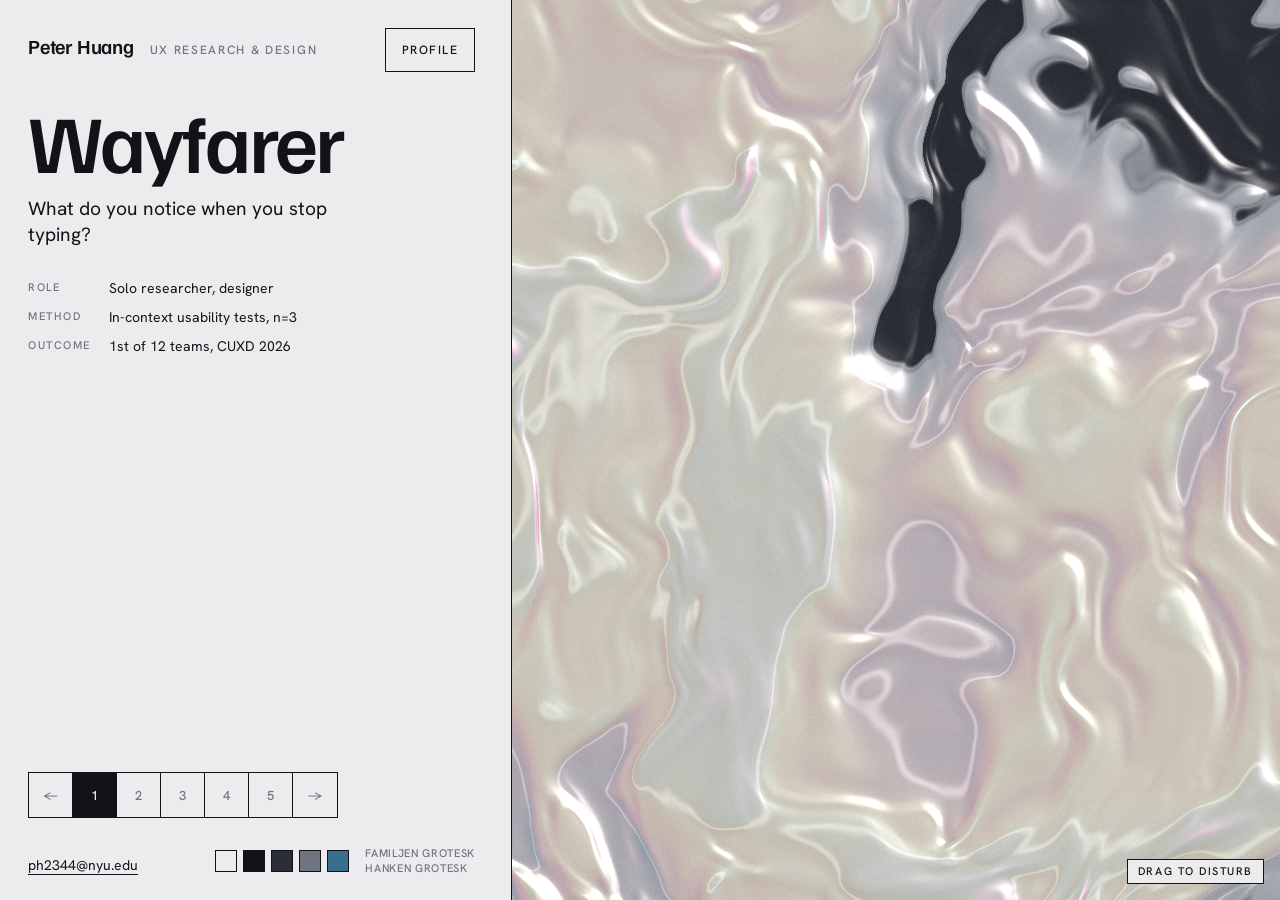
<file: design/archive/02-surface.html>
<!doctype html>
<html lang="en">
<head>
<meta charset="utf-8">
<meta name="viewport" content="width=device-width, initial-scale=1, viewport-fit=cover">
<title>Peter Huang — Surface</title>
<link rel="preconnect" href="https://fonts.googleapis.com">
<link rel="preconnect" href="https://fonts.gstatic.com" crossorigin>
<link rel="stylesheet" href="https://fonts.googleapis.com/css2?family=Familjen+Grotesk:wght@400;600&family=Hanken+Grotesk:wght@400;500&display=swap">
<style>
/* Layout: a solid reading column on the left, a liquid-metal stage on the right. Text never sits on the material. */
:root{
  --pearl:#ECECEE; --graphite:#121317; --vein:#2B2E36; --haze:#6F7480; --steel:#3A6E8F;
  --display:"Familjen Grotesk","Hanken Grotesk",ui-sans-serif,sans-serif; --body:"Hanken Grotesk",ui-sans-serif,sans-serif;
  color-scheme:light;
}
*{box-sizing:border-box;border-radius:0}
[hidden]{display:none!important}
html,body{margin:0;height:100%}
body{background:var(--pearl);color:var(--graphite);font:400 16px/1.5 var(--body);display:grid;grid-template-columns:minmax(340px,40%) 1fr;overflow:hidden}
::selection{background:var(--graphite);color:var(--pearl)}
.col{display:grid;grid-template-rows:auto 1fr auto;gap:32px;min-width:0;overflow:auto;
  padding:max(28px,env(safe-area-inset-top,0px)) 36px max(24px,env(safe-area-inset-bottom,0px)) max(28px,env(safe-area-inset-left,0px));border-right:1px solid var(--graphite)}
header{display:flex;justify-content:space-between;align-items:baseline;gap:16px}
.name{margin:0;font:600 20px/1 var(--display);letter-spacing:-.01em}
.role{font:500 12px/1 var(--body);letter-spacing:.14em;text-transform:uppercase;color:var(--haze)}
.case{align-self:center;display:grid;gap:18px}
.case h1{margin:0;font:600 clamp(52px,6.4vw,104px)/.9 var(--display);letter-spacing:-.035em;text-wrap:balance}
.q{margin:0;font-size:clamp(18px,1.5vw,21px);line-height:1.35;max-width:30ch}
.meta{margin:12px 0 0;display:grid;grid-template-columns:auto 1fr;gap:8px 18px;font-size:14px}
.meta dt{font:500 11px/1.7 var(--body);letter-spacing:.14em;text-transform:uppercase;color:var(--haze)} .meta dd{margin:0}
.pbtn{all:unset;box-sizing:border-box;cursor:pointer;min-height:44px;padding:0 16px;display:inline-flex;align-items:center;border:1px solid var(--graphite);font:500 12px/1 var(--body);letter-spacing:.12em;text-transform:uppercase}
.pbtn:hover,.pbtn[aria-pressed="true"]{background:var(--graphite);color:var(--pearl)} .pbtn:focus-visible{outline:2px solid var(--steel);outline-offset:3px}
.portrait{width:120px;aspect-ratio:4/5;border:1px solid var(--graphite);display:grid;place-items:end start;padding:8px;font:500 10px/1 var(--body);letter-spacing:.14em;text-transform:uppercase;color:var(--haze);
  background:repeating-linear-gradient(135deg,transparent 0 9px,#12131718 9px 10px)}
.pro ul{list-style:none;margin:6px 0 0;padding:0;display:grid;grid-template-columns:1fr 1fr;gap:14px 24px}
.pro li b{display:block;font:600 17px/1.2 var(--display)} .pro li span{font-size:13px;color:var(--haze)}
@media (max-width:520px){.pro ul{grid-template-columns:1fr}}
.case>*{transition:opacity .5s ease-out,transform .7s cubic-bezier(.2,.7,.2,1)}
.case.out>*,.pro.out>*{opacity:0;transform:translateY(10px)}
nav{display:flex;align-items:stretch;gap:0;border:1px solid var(--graphite);width:max-content;max-width:100%}
nav button{all:unset;box-sizing:border-box;cursor:pointer;min-width:44px;min-height:44px;display:grid;place-items:center;
  font:500 13px/1 var(--body);font-variant-numeric:tabular-nums;border-right:1px solid var(--graphite);color:var(--haze)}
nav button:last-child{border-right:0}
nav button[aria-current="true"]{background:var(--graphite);color:var(--pearl)}
nav button:hover{color:var(--graphite)} nav button[aria-current="true"]:hover{color:var(--pearl)}
nav button:focus-visible{outline:2px solid var(--steel);outline-offset:2px}
.foot{display:flex;justify-content:space-between;align-items:end;gap:20px;flex-wrap:wrap}
.foot a{color:var(--graphite);text-underline-offset:4px;font-size:14px}
.spec{display:grid;grid-template-columns:repeat(5,22px) auto;gap:6px;align-items:center;font:500 11px/1.2 var(--body);letter-spacing:.06em;text-transform:uppercase;color:var(--haze)}
.spec i{width:22px;height:22px;border:1px solid var(--graphite)}
.spec span{padding-left:10px;line-height:1.35}
.stage{position:relative;min-width:0;background:var(--vein);touch-action:pan-y;cursor:crosshair}
.stage canvas{position:absolute;inset:0;width:100%;height:100%;display:block}
.cap{position:absolute;right:max(16px,env(safe-area-inset-right,0px));bottom:max(16px,env(safe-area-inset-bottom,0px));padding:6px 10px;background:var(--pearl);
  font:500 11px/1 var(--body);letter-spacing:.14em;text-transform:uppercase;color:var(--graphite);border:1px solid var(--graphite)}
@media (max-width:860px){
  body{display:flex;flex-direction:column-reverse;overflow:auto;height:auto}
  .stage{height:54vh;min-height:300px;flex:none} .col{border-right:0;border-top:1px solid var(--graphite);overflow:visible;padding-left:max(20px,env(safe-area-inset-left,0px));padding-right:max(20px,env(safe-area-inset-right,0px))}
}
@media (prefers-reduced-motion:reduce){*{transition:none!important}}
</style>
</head>
<body>
<div class="col">
  <header><p class="name">Peter Huang <span class="role" style="margin-left:12px">UX research &amp; design</span></p><button class="pbtn" id="pbtn" aria-pressed="false">Profile</button></header>
  <div>
    <article class="case" id="case" aria-live="polite">
      <h1 id="c-t">Wayfarer</h1>
      <p class="q" id="c-q">What do you notice when you stop typing?</p>
      <dl class="meta" id="c-m"></dl>
    </article>
    <article class="case pro" id="pro" hidden>
      <div class="portrait">[ portrait ]</div>
      <h1>Off the clock</h1>
      <p class="q">Psychology graduate, NYU 2026. Based in Irvine.</p>
      <ul id="pro-l"></ul>
    </article>
  </div>
  <div style="display:grid;gap:28px">
    <nav id="nav" aria-label="Projects"></nav>
    <div class="foot">
      <a href="mailto:ph2344@nyu.edu">ph2344@nyu.edu</a>
      <div class="spec" aria-label="Design system">
        <i style="background:#ECECEE"></i><i style="background:#121317"></i><i style="background:#2B2E36"></i><i style="background:#6F7480"></i><i style="background:#3A6E8F"></i>
        <span>Familjen Grotesk<br>Hanken Grotesk</span>
      </div>
    </div>
  </div>
</div>
<div class="stage" id="stage" aria-hidden="true"><canvas id="gl"></canvas><span class="cap">Drag to disturb</span></div>

<script>
const P=[
 {t:"Wayfarer",q:"What do you notice when you stop typing?",m:[["Role","Solo researcher, designer"],["Method","In-context usability tests, n=3"],["Outcome","1st of 12 teams, CUXD 2026"]]},
 {t:"Connection Study",q:"When does a screen make closeness easier?",m:[["Role","Researcher"],["Method","Interviews, n=7, thematic coding"],["Outcome","[ key finding ]"]]},
 {t:"Glenergy",q:"Can a nudge respect the person it nudges?",m:[["Role","Researcher, designer"],["Method","Behavioral experiment"],["Outcome","[ key finding ]"]]},
 {t:"Chorvivo",q:"How does a dancer remember a rehearsal?",m:[["Role","Head of design"],["Method","Customer discovery, design system"],["Outcome","MVP in build"]]},
 {t:"Antara",q:"Can a game slow you down?",m:[["Role","Designer"],["Method","Concept, sound"],["Outcome","In progress"]]}
];
const reduce=matchMedia('(prefers-reduced-motion: reduce)').matches;
const nav=document.getElementById('nav'),cs=document.getElementById('case');
const prev=document.createElement('button');prev.setAttribute('aria-label','Previous project');prev.textContent='←';nav.appendChild(prev);
const nums=P.map((p,i)=>{const b=document.createElement('button');b.textContent=i+1;b.setAttribute('aria-label',p.t);b.onclick=()=>go(i);nav.appendChild(b);return b});
const next=document.createElement('button');next.setAttribute('aria-label','Next project');next.textContent='→';nav.appendChild(next);
prev.onclick=()=>go((cur+P.length-1)%P.length);next.onclick=()=>go((cur+1)%P.length);
const ME=[["Jazz piano","Self-taught, Bill Evans"],["Game audio","Music for a friend's game"],["Climbing","Ongoing practice"],["Running","Ongoing practice"],["Photography","[ add a set ]"],["Contemplation","Meditation, breathwork"],["Music therapy","Volunteer"],["Older adults","Event design, volunteer"]];
document.getElementById('pro-l').innerHTML=ME.map(([a,b])=>`<li><b>${a}</b><span>${b}</span></li>`).join('');
const pro=document.getElementById('pro'),pbtn=document.getElementById('pbtn');
function setPro(on){const from=on?cs:pro,to=on?pro:cs;if(!on&&pro.hidden)return;pbtn.setAttribute('aria-pressed',String(on));S.seedT=on?40:cur*3.7;S.kick=1;
  if(reduce){from.hidden=true;to.hidden=false;return}from.classList.add('out');setTimeout(()=>{from.hidden=true;from.classList.remove('out');to.hidden=false;to.classList.add('out');requestAnimationFrame(()=>requestAnimationFrame(()=>to.classList.remove('out')))},380)}
pbtn.onclick=()=>setPro(pro.hidden);
let cur=0,swap=0;
function fill(i){const p=P[i];document.getElementById('c-t').textContent=p.t;document.getElementById('c-q').textContent=p.q;
  document.getElementById('c-m').innerHTML=p.m.map(([a,b])=>`<dt>${a}</dt><dd>${b}</dd>`).join('');nums.forEach((b,k)=>b.setAttribute('aria-current',String(k===i)))}
function go(i){if(!pro.hidden){cur=i;fill(i);setPro(false);return}if(i===cur)return;cur=i;S.seedT=i*3.7;S.kick=1;if(reduce){fill(i);return}
  cs.classList.add('out');clearTimeout(swap);swap=setTimeout(()=>{fill(i);cs.classList.remove('out')},380)}
fill(0);
addEventListener('keydown',e=>{if(e.target.closest('input,textarea'))return;if(e.key==='ArrowRight'||e.key==='ArrowDown'){e.preventDefault();next.click()}if(e.key==='ArrowLeft'||e.key==='ArrowUp'){e.preventDefault();prev.click()}});

/* material */
const stage=document.getElementById('stage'),c=document.getElementById('gl'),gl=c.getContext('webgl',{antialias:false});
const S={seed:0,seedT:0,kick:0,lx:.7,ly:.7,tlx:.7,tly:.7,pts:[],down:false,last:null};
const N=12;
const rel=e=>{const r=stage.getBoundingClientRect();return[(e.clientX-r.left)/r.width,1-(e.clientY-r.top)/r.height]};
stage.addEventListener('pointerdown',e=>{S.down=true;S.last=rel(e)});
addEventListener('pointerup',()=>{S.down=false;S.last=null});
stage.addEventListener('pointermove',e=>{const p=rel(e);S.tlx=p[0];S.tly=p[1];
  if((S.down||e.pointerType==='mouse'&&e.buttons)&&S.last){const vx=p[0]-S.last[0],vy=p[1]-S.last[1];if(Math.hypot(vx,vy)>.004){S.pts.push({x:p[0],y:p[1],vx,vy,age:0});if(S.pts.length>N)S.pts.shift();S.last=p}}});
const fs=`precision highp float;uniform vec2 r;uniform float t,seed,kick;uniform vec2 L;uniform vec4 P[${N}];uniform float A[${N}];
float h(vec2 p){return fract(sin(dot(p,vec2(127.1,311.7)))*43758.5453);}
float n(vec2 p){vec2 i=floor(p),f=fract(p);f=f*f*(3.-2.*f);return mix(mix(h(i),h(i+vec2(1,0)),f.x),mix(h(i+vec2(0,1)),h(i+1.),f.x),f.y);}
float fbm(vec2 p){float v=0.,a=.5;for(int i=0;i<4;i++){v+=a*n(p);p=p*2.02+vec2(3.1,1.7);a*=.5;}return v;}
vec2 disturb(vec2 p,float as){vec2 o=vec2(0.);for(int i=0;i<${N};i++){vec2 d=p-P[i].xy*vec2(as,1.);float w=exp(-dot(d,d)/.012)*exp(-A[i]*1.6);o-=P[i].zw*w*9.;}return o;}
float field(vec2 p){vec2 q=vec2(fbm(p+seed),fbm(p+vec2(5.2,1.3)-seed));
 vec2 s=vec2(fbm(p+3.5*q+vec2(1.7,9.2)+t*.02),fbm(p+3.5*q+vec2(8.3,2.8)-t*.015));return fbm(p+3.*s+kick*.4);}
void main(){vec2 uv=gl_FragCoord.xy/r;float as=r.x/r.y;vec2 p=uv*vec2(as,1.);p+=disturb(p,as);vec2 pp=p*1.6;
 float e=.004;float h0=field(pp),hx=field(pp+vec2(e,0.)),hy=field(pp+vec2(0.,e));
 vec3 nrm=normalize(vec3((h0-hx)/e*.05,(h0-hy)/e*.05,1.));
 vec3 ld=normalize(vec3(L*2.-1.,.9));float diff=max(dot(nrm,ld),0.);float spec=pow(max(dot(reflect(-ld,nrm),vec3(0,0,1)),0.),28.);
 float band=fract(h0*6.);float vein=smoothstep(.36,.3,h0)+smoothstep(.06,.0,abs(band-.5)-.44)*.25;
 vec3 pearl=vec3(.86,.87,.9),deep=vec3(.09,.1,.13);
 vec3 base=mix(pearl*.55,pearl,diff);base=mix(base,deep,clamp(vein,0.,1.)*.9);
 float ph=h0*2.6+dot(nrm.xy,vec2(1.3,.7));vec3 cyan=vec3(.45,.8,1.),pink=vec3(1.,.56,.84),gold=vec3(1.,.86,.62);vec3 iri=mix(mix(cyan,pink,.5+.5*sin(ph*6.28)),gold,.5+.5*sin(ph*4.1+1.3)*.6)*1.15;
 float film=smoothstep(.38,.7,h0)*(.35+.65*diff)*(.6+.4*abs(sin(h0*9.+seed)));
 vec3 col=mix(base,iri*(.5+.55*diff),film*.62)+spec*vec3(1.,.97,.93)*.9;
 col+=(h(gl_FragCoord.xy+fract(t))-.5)*.03;gl_FragColor=vec4(col,1.);}`;
const vs='attribute vec2 a;void main(){gl_Position=vec4(a,0,1);}';
function sh(t,s){const o=gl.createShader(t);gl.shaderSource(o,s);gl.compileShader(o);if(!gl.getShaderParameter(o,gl.COMPILE_STATUS))console.error(gl.getShaderInfoLog(o));return o}
if(gl){const pr=gl.createProgram();gl.attachShader(pr,sh(gl.VERTEX_SHADER,vs));gl.attachShader(pr,sh(gl.FRAGMENT_SHADER,fs));gl.linkProgram(pr);gl.useProgram(pr);
 gl.bindBuffer(gl.ARRAY_BUFFER,gl.createBuffer());gl.bufferData(gl.ARRAY_BUFFER,new Float32Array([-1,-1,3,-1,-1,3]),gl.STATIC_DRAW);
 const a=gl.getAttribLocation(pr,'a');gl.enableVertexAttribArray(a);gl.vertexAttribPointer(a,2,gl.FLOAT,false,0,0);
 const U={};['r','t','seed','kick','L','P','A'].forEach(k=>U[k]=gl.getUniformLocation(pr,k));
 const size=()=>{const d=Math.min(devicePixelRatio||1,1.25);c.width=stage.clientWidth*d;c.height=stage.clientHeight*d;gl.viewport(0,0,c.width,c.height)};
 new ResizeObserver(size).observe(stage);size();
 const pv=new Float32Array(N*4),av=new Float32Array(N).fill(99);let prevT=performance.now(),T=0;
 const frame=now=>{const dt=Math.min(.05,(now-prevT)/1000);prevT=now;T+=reduce?0:dt;
   S.seed+=(S.seedT-S.seed)*(reduce?1:.035);S.kick*=reduce?0:.97;S.lx+=(S.tlx-S.lx)*.05;S.ly+=(S.tly-S.ly)*.05;
   S.pts.forEach(q=>q.age+=dt);S.pts=S.pts.filter(q=>q.age<4);pv.fill(0);av.fill(99);S.pts.forEach((q,i)=>{pv.set([q.x,q.y,q.vx,q.vy],i*4);av[i]=q.age});
   gl.uniform2f(U.r,c.width,c.height);gl.uniform1f(U.t,reduce?30:T);gl.uniform1f(U.seed,S.seed);gl.uniform1f(U.kick,S.kick);gl.uniform2f(U.L,S.lx,S.ly);
   gl.uniform4fv(U.P,pv);gl.uniform1fv(U.A,av);gl.drawArrays(gl.TRIANGLES,0,3);if(!document.hidden)requestAnimationFrame(frame)};
 requestAnimationFrame(frame);document.addEventListener('visibilitychange',()=>{if(!document.hidden){prevT=performance.now();requestAnimationFrame(frame)}});
}
</script>
</body>
</html>
</file>
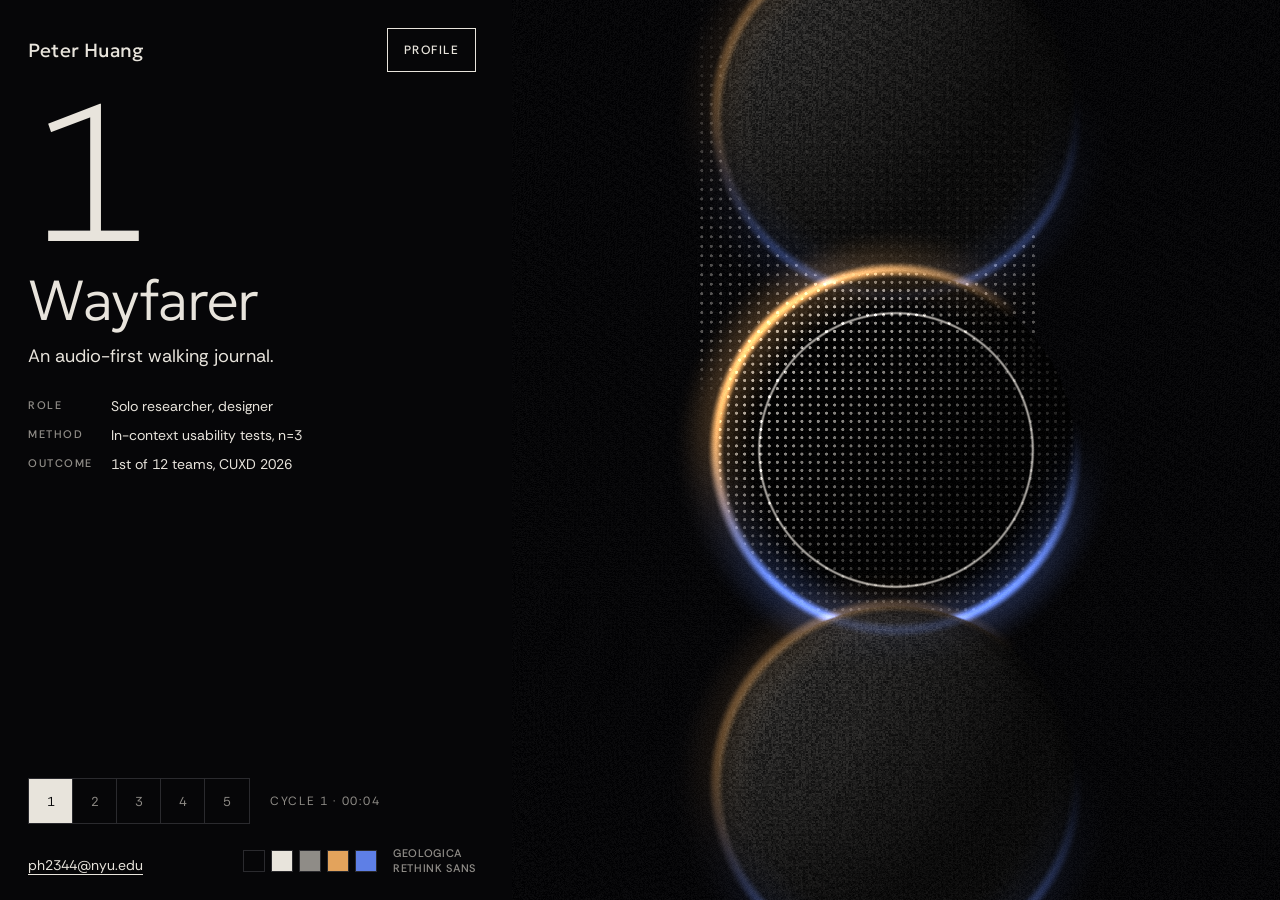
<file: design/archive/03-recurrence.html>
<!doctype html>
<html lang="en">
<head>
<meta charset="utf-8">
<meta name="viewport" content="width=device-width, initial-scale=1, viewport-fit=cover">
<title>Peter Huang — Recurrence</title>
<link rel="preconnect" href="https://fonts.googleapis.com">
<link rel="preconnect" href="https://fonts.gstatic.com" crossorigin>
<link rel="stylesheet" href="https://fonts.googleapis.com/css2?family=Geologica:wght@100;200;400&family=Rethink+Sans:wght@400;500&display=swap">
<style>
/* Layout: reading column left, an endless column of spheres right. Scrolling is time; the column never ends. */
:root{
  --void:#060608; --bone:#E8E4DC; --dust:#8F8C87; --ember:#E3A35C; --lumen:#5E7FE6; --line:#2A2A2E;
  --display:"Geologica","Rethink Sans",ui-sans-serif,sans-serif; --body:"Rethink Sans",ui-sans-serif,sans-serif;
  color-scheme:dark;
}
*{box-sizing:border-box;border-radius:0}
[hidden]{display:none!important}
html,body{margin:0;height:100%}
body{background:var(--void);color:var(--bone);font:400 16px/1.5 var(--body);display:grid;grid-template-columns:minmax(340px,40%) 1fr;overflow:hidden}
::selection{background:var(--ember);color:var(--void)}
.col{display:grid;grid-template-rows:auto 1fr auto;gap:28px;min-width:0;overflow:auto;position:relative;z-index:1;
  padding:max(28px,env(safe-area-inset-top,0px)) 36px max(24px,env(safe-area-inset-bottom,0px)) max(28px,env(safe-area-inset-left,0px))}
header{display:flex;justify-content:space-between;align-items:center;gap:16px}
.name{margin:0;font:400 19px/1 var(--display);letter-spacing:.01em}
.btn{all:unset;box-sizing:border-box;cursor:pointer;min-height:44px;padding:0 16px;display:inline-flex;align-items:center;border:1px solid var(--bone);
  font:500 12px/1 var(--body);letter-spacing:.12em;text-transform:uppercase;color:var(--bone);background:var(--void)}
.btn:hover,.btn[aria-pressed="true"]{background:var(--bone);color:var(--void)} .btn:focus-visible{outline:2px solid var(--ember);outline-offset:3px}
.view{align-self:center;display:grid;gap:16px;transition:opacity .45s ease-out,transform .6s cubic-bezier(.2,.7,.2,1)}
.view.out{opacity:0;transform:translateY(8px)}
.num{font:100 clamp(120px,15vw,230px)/.78 var(--display);letter-spacing:-.04em;font-variant-numeric:tabular-nums;color:var(--bone);margin:0 0 8px}
.view h1{margin:0;font:200 clamp(40px,4.4vw,68px)/.95 var(--display);letter-spacing:-.02em;text-wrap:balance}
.line{margin:0;font-size:18px;max-width:32ch;color:var(--bone)}
dl{margin:10px 0 0;display:grid;grid-template-columns:auto 1fr;gap:8px 18px;font-size:14px}
dt{font:500 11px/1.7 var(--body);letter-spacing:.14em;text-transform:uppercase;color:var(--dust)} dd{margin:0}
nav{display:flex;border:1px solid var(--line);width:max-content;max-width:100%}
nav button{all:unset;box-sizing:border-box;cursor:pointer;min-width:44px;min-height:44px;display:grid;place-items:center;font:400 13px/1 var(--body);
  font-variant-numeric:tabular-nums;color:var(--dust);border-right:1px solid var(--line)}
nav button:last-child{border-right:0}
nav button[aria-current="true"]{color:var(--void);background:var(--bone)}
nav button:hover{color:var(--bone)} nav button[aria-current="true"]:hover{color:var(--void)}
nav button:focus-visible{outline:2px solid var(--ember);outline-offset:2px}
.clock{font:400 12px/1 var(--body);letter-spacing:.14em;text-transform:uppercase;color:var(--dust);font-variant-numeric:tabular-nums}
.foot{display:flex;justify-content:space-between;align-items:end;gap:20px;flex-wrap:wrap}
.foot a{color:var(--bone);text-underline-offset:4px;font-size:14px}
.spec{display:grid;grid-template-columns:repeat(5,22px) auto;gap:6px;align-items:center;font:500 11px/1.35 var(--body);letter-spacing:.06em;text-transform:uppercase;color:var(--dust)}
.spec i{width:22px;height:22px;border:1px solid var(--line)} .spec span{padding-left:10px}
.stage{position:relative;min-width:0;touch-action:none;cursor:ns-resize}
.stage canvas{position:absolute;inset:0;width:100%;height:100%;display:block}
/* profile */
.pro{display:grid;gap:22px}
.pro .portrait{width:132px;aspect-ratio:4/5;border:1px solid var(--line);display:grid;place-items:end start;padding:8px;font:500 10px/1 var(--body);letter-spacing:.14em;text-transform:uppercase;color:var(--dust);
  background:repeating-linear-gradient(0deg,transparent 0 5px,#ffffff10 5px 6px)}
.pro ul{list-style:none;margin:0;padding:0;display:grid;grid-template-columns:1fr 1fr;gap:14px 24px}
.pro li b{display:block;font:400 17px/1.2 var(--display)} .pro li span{font-size:13px;color:var(--dust)}
@media (max-width:860px){
  body{display:flex;flex-direction:column-reverse;overflow:auto;height:auto}
  .stage{height:56vh;min-height:320px;flex:none} .col{overflow:visible;padding-left:max(20px,env(safe-area-inset-left,0px));padding-right:max(20px,env(safe-area-inset-right,0px))}
  .num{font-size:110px} .pro ul{grid-template-columns:1fr}
}
@media (prefers-reduced-motion:reduce){*{transition:none!important}}
</style>
</head>
<body>
<div class="col">
  <header><p class="name">Peter Huang</p><button class="btn" id="pbtn" aria-pressed="false">Profile</button></header>
  <div>
    <article class="view" id="work" aria-live="polite">
      <p class="num" id="w-n" aria-hidden="true">1</p>
      <h1 id="w-t"></h1>
      <p class="line" id="w-l"></p>
      <dl id="w-m"></dl>
    </article>
    <article class="view pro" id="pro" hidden>
      <div class="portrait">[ portrait ]</div>
      <h1>Peter Huang</h1>
      <p class="line">Psychology graduate studying how people pay attention.</p>
      <ul id="pro-l"></ul>
    </article>
  </div>
  <div style="display:grid;gap:22px">
    <div style="display:flex;align-items:center;gap:20px;flex-wrap:wrap"><nav id="nav" aria-label="Projects"></nav><span class="clock" id="clock">Cycle 1 · 00:00</span></div>
    <div class="foot">
      <a href="mailto:ph2344@nyu.edu">ph2344@nyu.edu</a>
      <div class="spec" aria-label="Design system">
        <i style="background:#060608"></i><i style="background:#E8E4DC"></i><i style="background:#8F8C87"></i><i style="background:#E3A35C"></i><i style="background:#5E7FE6"></i>
        <span>Geologica<br>Rethink Sans</span>
      </div>
    </div>
  </div>
</div>
<div class="stage" id="stage" aria-hidden="true"><canvas id="gl"></canvas></div>

<script>
const P=[
 {t:"Wayfarer",l:"An audio-first walking journal.",m:[["Role","Solo researcher, designer"],["Method","In-context usability tests, n=3"],["Outcome","1st of 12 teams, CUXD 2026"]]},
 {t:"Connection Study",l:"How technology shapes closeness.",m:[["Role","Researcher"],["Method","Interviews, n=7, thematic coding"],["Outcome","[ key finding ]"]]},
 {t:"Glenergy",l:"Behavior change without manipulation.",m:[["Role","Researcher, designer"],["Method","Behavioral experiment"],["Outcome","[ key finding ]"]]},
 {t:"Chorvivo",l:"Rehearsal capture for choreographers.",m:[["Role","Head of design"],["Method","Customer discovery, design system"],["Outcome","MVP in build"]]},
 {t:"Antara",l:"A contemplative game.",m:[["Role","Designer"],["Method","Concept, sound"],["Outcome","In progress"]]}
];
const ME=[["Jazz piano","Self-taught, Bill Evans"],["Game audio","Music for a friend's game"],["Climbing","Ongoing practice"],["Running","Ongoing practice"],["Photography","[ add a set ]"],["Contemplation","Meditation, breathwork"],["Music therapy","Volunteer"],["Older adults","Event design, volunteer"]];
document.getElementById('pro-l').innerHTML=ME.map(([a,b])=>`<li><b>${a}</b><span>${b}</span></li>`).join('');
const reduce=matchMedia('(prefers-reduced-motion: reduce)').matches;
const mod=(a,n)=>((a%n)+n)%n;
const S={pos:0,target:0,act:0,visits:[1,0,0,0,0],lx:.3,ly:.8,tlx:.3,tly:.8,born:performance.now()};

/* nav */
const nav=document.getElementById('nav');const nums=P.map((p,i)=>{const b=document.createElement('button');b.textContent=i+1;b.setAttribute('aria-label',p.t);
  b.onclick=()=>{showWork();const cur=mod(Math.round(S.target),5);let d=mod(i-cur,5);if(d>2)d-=5;S.target=Math.round(S.target)+d;if(reduce)S.pos=S.target};nav.appendChild(b);return b});
const work=document.getElementById('work'),pro=document.getElementById('pro'),pbtn=document.getElementById('pbtn');
let swapT=0;
function fill(i){const p=P[i];document.getElementById('w-n').textContent=i+1;document.getElementById('w-t').textContent=p.t;document.getElementById('w-l').textContent=p.l;
  document.getElementById('w-m').innerHTML=p.m.map(([a,b])=>`<dt>${a}</dt><dd>${b}</dd>`).join('');nums.forEach((b,k)=>b.setAttribute('aria-current',String(k===i)))}
function swapTo(fn){if(reduce){fn();return}const el=pro.hidden?work:pro;el.classList.add('out');clearTimeout(swapT);swapT=setTimeout(()=>{fn();(pro.hidden?work:pro).classList.remove('out')},300)}
function showWork(){if(pro.hidden)return;swapTo(()=>{pro.hidden=true;work.hidden=false;pbtn.setAttribute('aria-pressed','false')})}
pbtn.onclick=()=>{if(pro.hidden)swapTo(()=>{work.hidden=true;pro.hidden=false;pbtn.setAttribute('aria-pressed','true')});else showWork()};
fill(0);

/* time input: wheel, drag, keys — the column never ends */
let snapT=0;const snap=()=>{clearTimeout(snapT);snapT=setTimeout(()=>S.target=Math.round(S.target),170)};
addEventListener('wheel',e=>{if(e.target.closest('.col')&&e.target.closest('.col').scrollHeight>innerHeight+4&&innerWidth<=860)return;
  e.preventDefault();S.target+=Math.max(-.5,Math.min(.5,e.deltaY*.0018));snap()},{passive:false});
const stage=document.getElementById('stage');let drag=null;
stage.addEventListener('pointerdown',e=>{drag={y:e.clientY,t:S.target};stage.setPointerCapture(e.pointerId)});
stage.addEventListener('pointermove',e=>{const r=stage.getBoundingClientRect();S.tlx=(e.clientX-r.left)/r.width;S.tly=1-(e.clientY-r.top)/r.height;
  if(drag){S.target=drag.t+(drag.y-e.clientY)/r.height*2.6}});
stage.addEventListener('pointerup',()=>{drag=null;S.target=Math.round(S.target)});
addEventListener('keydown',e=>{if(e.key==='ArrowDown'||e.key==='ArrowRight'){e.preventDefault();S.target=Math.round(S.target)+1}
  if(e.key==='ArrowUp'||e.key==='ArrowLeft'){e.preventDefault();S.target=Math.round(S.target)-1}});

/* clock */
const clock=document.getElementById('clock');
setInterval(()=>{const s=Math.floor((performance.now()-S.born)/1000);clock.textContent=`Cycle ${Math.floor(Math.round(S.pos)/5)+1} · ${String(Math.floor(s/60)).padStart(2,'0')}:${String(s%60).padStart(2,'0')}`},1000);

/* shader */
const c=document.getElementById('gl'),gl=c.getContext('webgl',{antialias:false});
const fs=`precision highp float;uniform vec2 r,L;uniform float t,pos;uniform float V[5];
float h(vec2 p){return fract(sin(dot(p,vec2(127.1,311.7)))*43758.5453);}
float vis(float k){float v=0.;for(int i=0;i<5;i++){if(abs(float(i)-k)<.5)v=V[i];}return v;}
void main(){vec2 uv=gl_FragCoord.xy/r;float as=r.x/r.y;vec2 p=vec2((uv.x-.5)*as,uv.y-.5);
 float R=min(.2,.34*as);float sp=R*1.86;vec3 col=vec3(.024,.024,.031);
 vec3 bone=vec3(.91,.89,.86),dust=vec3(.56,.55,.53),ember=vec3(.89,.64,.36),lumen=vec3(.37,.5,.9);
 float base=floor(pos+.5);float ang=t*.05;vec2 ld=normalize(vec2(-.7+(L.x-.5)*.8,.6+(L.y-.5)*.6));
 /* dot column trailing above the present */
 float cy=(base-pos)*-sp;float above=p.y-(cy+R*.2);
 vec2 g=fract(p*vec2(95.,95.))-.5;float dots=1.-smoothstep(.12,.2,length(g));
 float band=step(abs(p.x+R*.15),R*.95)*smoothstep(0.,.08,above)*(1.-smoothstep(.1,.55,above));
 col+=bone*dots*band*.35;
 for(int k=-2;k<=2;k++){float j=base+float(k);float y=(j-pos)*-sp;vec2 cc=vec2(0.,y);vec2 q=(p-cc)/R;float d=length(q);
  float act=1.-smoothstep(.0,1.3,abs(j-pos));float pi=mod(j,5.);float st=mod(pi,3.);
  if(d<1.){float z=sqrt(1.-d*d);float shd=.35+.65*max(dot(normalize(vec3(q,z)),normalize(vec3(ld,.5))),0.);
   float tex;
   if(st<.5){vec2 gg=fract(p*vec2(110.))-.5;tex=1.-smoothstep(.14,.24,length(gg));}
   else if(st<1.5){tex=.35+.65*h(floor(gl_FragCoord.xy*.7)+floor(t*8.));}
   else{tex=1.-smoothstep(.0,.18,abs(fract(length(q-vec2(.55,-.35))*14.-t*.15)-.5)-.32);}
   float fill=tex*shd*(.18+.55*act)*(1.-smoothstep(.85,1.,d)*.4);
   vec3 c0=mix(dust,bone,shd)*fill;
   float rings=0.;float vv=vis(pi);for(int n=0;n<8;n++){if(float(n)<vv){float rr=pow(.76,float(n)+1.);rings+=1.-smoothstep(.0,.012,abs(d-rr));}}
   c0+=bone*rings*(.25+.45*act);
   col=mix(col,c0+col*.2,smoothstep(1.,.985,d));}
  float edge=smoothstep(.05,.0,abs(d-1.))+smoothstep(.25,.0,abs(d-1.))*.25;
  vec2 qn=q/max(d,.001);float face=max(dot(qn,ld),0.);float below=smoothstep(.2,-.9,qn.y);
  vec3 rim=mix(ember*face,lumen*.9,below*(1.-face*.6));
  col+=rim*edge*(.25+.85*act);}
 col+=(h(gl_FragCoord.xy+fract(t*.3))-.5)*.05;gl_FragColor=vec4(max(col,0.),1.);}`;
const vs='attribute vec2 a;void main(){gl_Position=vec4(a,0,1);}';
function sh(t,s){const o=gl.createShader(t);gl.shaderSource(o,s);gl.compileShader(o);if(!gl.getShaderParameter(o,gl.COMPILE_STATUS))console.error(gl.getShaderInfoLog(o));return o}
if(gl){const pr=gl.createProgram();gl.attachShader(pr,sh(gl.VERTEX_SHADER,vs));gl.attachShader(pr,sh(gl.FRAGMENT_SHADER,fs));gl.linkProgram(pr);gl.useProgram(pr);
 gl.bindBuffer(gl.ARRAY_BUFFER,gl.createBuffer());gl.bufferData(gl.ARRAY_BUFFER,new Float32Array([-1,-1,3,-1,-1,3]),gl.STATIC_DRAW);
 const a=gl.getAttribLocation(pr,'a');gl.enableVertexAttribArray(a);gl.vertexAttribPointer(a,2,gl.FLOAT,false,0,0);
 const U={};['r','L','t','pos','V'].forEach(k=>U[k]=gl.getUniformLocation(pr,k));
 const size=()=>{const d=Math.min(devicePixelRatio||1,1.5);c.width=stage.clientWidth*d;c.height=stage.clientHeight*d;gl.viewport(0,0,c.width,c.height)};
 new ResizeObserver(size).observe(stage);size();
 const t0=performance.now();
 const frame=now=>{S.pos+=(S.target-S.pos)*(reduce?1:.085);S.lx+=(S.tlx-S.lx)*.04;S.ly+=(S.tly-S.ly)*.04;
   const a=mod(Math.round(S.pos),5);if(a!==S.act){S.act=a;S.visits[a]=Math.min(8,S.visits[a]+1);fill(a);showWork()}
   gl.uniform2f(U.r,c.width,c.height);gl.uniform2f(U.L,S.lx,S.ly);gl.uniform1f(U.t,reduce?20:(now-t0)/1000);gl.uniform1f(U.pos,S.pos);gl.uniform1fv(U.V,S.visits);
   gl.drawArrays(gl.TRIANGLES,0,3);if(!document.hidden)requestAnimationFrame(frame)};
 requestAnimationFrame(frame);document.addEventListener('visibilitychange',()=>{if(!document.hidden)requestAnimationFrame(frame)});
}
</script>
</body>
</html>
</file>
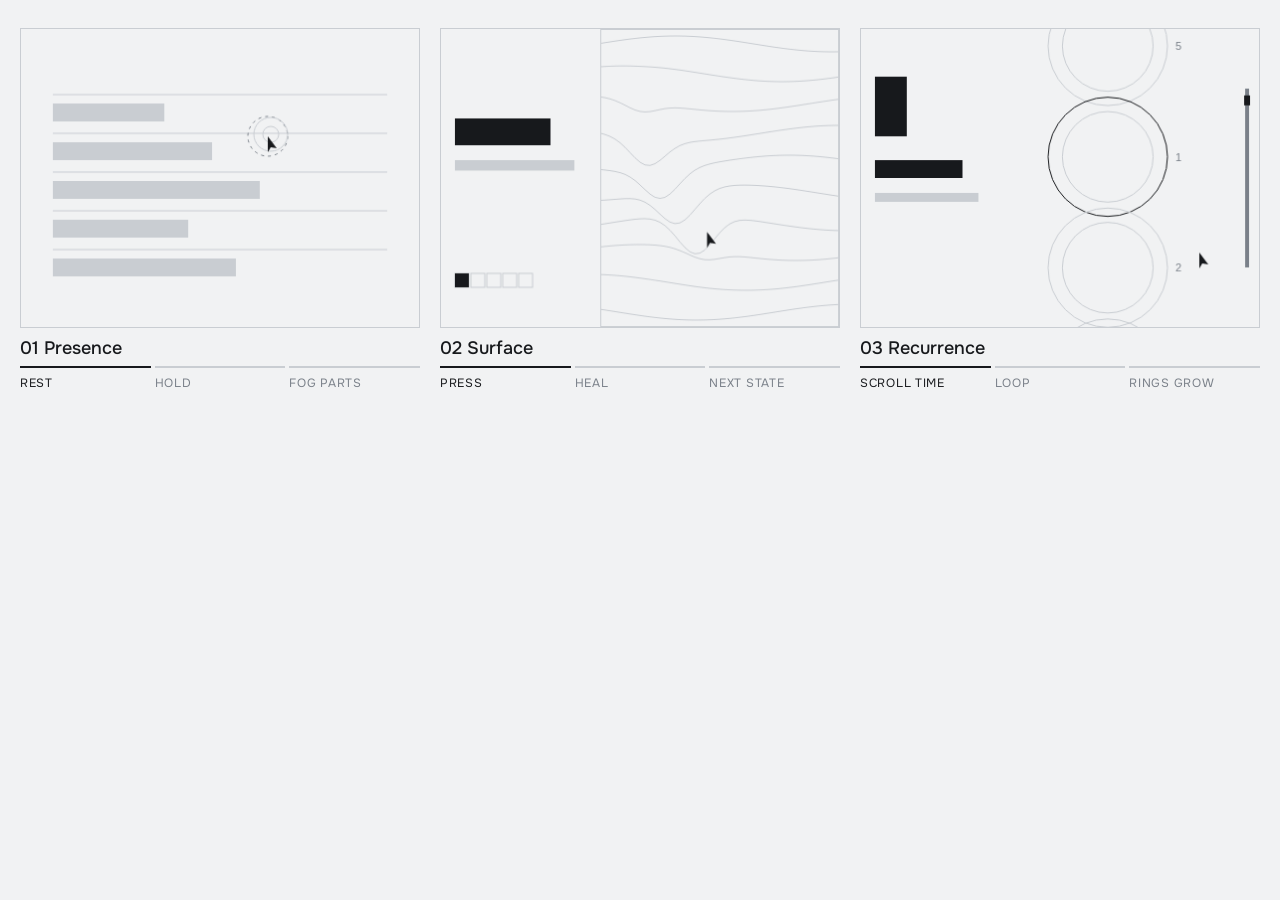
<file: design/archive/concept.html>
<!doctype html>
<html lang="en">
<head>
<meta charset="utf-8">
<meta name="viewport" content="width=device-width, initial-scale=1, viewport-fit=cover">
<title>Motion Concept</title>
<link rel="stylesheet" href="https://fonts.googleapis.com/css2?family=Onest:wght@400;500&display=swap">
<style>
/* Low-fidelity storyboards: grey wireframes, one loop per direction, beats underneath. */
:root{--bg:#F1F2F3;--fg:#17191C;--mute:#7A8089;--line:#C9CDD2;--hi:#17191C;--body:"Onest",ui-sans-serif,sans-serif;color-scheme:light}
@media (prefers-color-scheme:dark){:root{--bg:#141618;--fg:#E4E6E8;--mute:#8C929A;--line:#3A3E44;--hi:#E4E6E8;color-scheme:dark}}
*{box-sizing:border-box;border-radius:0}
body{margin:0;background:var(--bg);color:var(--fg);font:400 15px/1.5 var(--body);
  padding:28px max(20px,env(safe-area-inset-right,0px)) 40px max(20px,env(safe-area-inset-left,0px))}
.grid{display:grid;grid-template-columns:repeat(auto-fit,minmax(300px,1fr));gap:20px}
figure{margin:0;display:grid;gap:10px;min-width:0}
canvas{width:100%;aspect-ratio:4/3;border:1px solid var(--line);display:block;max-width:100%}
figcaption{display:grid;gap:6px}
h2{margin:0;font:500 18px/1.2 var(--body)}
ol{list-style:none;margin:0;padding:0;display:grid;grid-template-columns:repeat(3,1fr);gap:4px}
li{border-top:2px solid var(--line);padding-top:6px;font-size:12px;letter-spacing:.06em;text-transform:uppercase;color:var(--mute);transition:color .2s,border-color .2s}
li.on{border-color:var(--hi);color:var(--fg)}
</style>
</head>
<body>
<div class="grid">
  <figure><canvas id="c0"></canvas><figcaption><h2>01 Presence</h2><ol><li>Rest</li><li>Hold</li><li>Fog parts</li></ol></figcaption></figure>
  <figure><canvas id="c1"></canvas><figcaption><h2>02 Surface</h2><ol><li>Press</li><li>Heal</li><li>Next state</li></ol></figcaption></figure>
  <figure><canvas id="c2"></canvas><figcaption><h2>03 Recurrence</h2><ol><li>Scroll time</li><li>Loop</li><li>Rings grow</li></ol></figcaption></figure>
</div>
<script>
const reduce=matchMedia('(prefers-reduced-motion: reduce)').matches;
const col=()=>{const s=getComputedStyle(document.documentElement);return{fg:s.getPropertyValue('--fg').trim(),mute:s.getPropertyValue('--mute').trim(),line:s.getPropertyValue('--line').trim(),bg:s.getPropertyValue('--bg').trim()}};
const cv=[0,1,2].map(i=>document.getElementById('c'+i));const LOOP=9;
const ease=x=>x<0?0:x>1?1:x*x*(3-2*x);const seg=(t,a,b)=>ease((t-a)/(b-a));
function fit(c){const d=Math.min(devicePixelRatio||1,2),r=c.getBoundingClientRect();c.width=r.width*d;c.height=r.height*d;const g=c.getContext('2d');g.setTransform(d,0,0,d,0,0);return[g,r.width,r.height]}
function cursor(g,x,y,C){g.fillStyle=C.fg;g.beginPath();g.moveTo(x,y);g.lineTo(x+9,y+12);g.lineTo(x+3,y+11);g.lineTo(x,y+16);g.closePath();g.fill()}
function beats(i,t){const b=t<3?0:t<6?1:2;document.querySelectorAll('figure')[i].querySelectorAll('li').forEach((l,k)=>l.classList.toggle('on',k===b))}

function presence(g,W,H,t,C){
  g.strokeStyle=C.line;for(let i=0;i<5;i++){const y=H*.22+i*H*.13;g.beginPath();g.moveTo(W*.08,y);g.lineTo(W*.92,y);g.stroke();
    g.fillStyle=C.line;g.fillRect(W*.08,y+H*.03,W*(.28+((i*37)%5)*.06),H*.06)}
  const rest=[W*.62,H*.36];const row=[W*.3,H*.48];
  let x,y;if(t<1){x=W*.85-(W*.85-rest[0])*seg(t,0,1);y=H*.8-(H*.8-rest[1])*seg(t,0,1)}else if(t<3){x=rest[0];y=rest[1]}else{const k=seg(t,3,3.6);x=rest[0]+(row[0]-rest[0])*k;y=rest[1]+(row[1]-rest[1])*k}
  const lens=t<3?20+50*seg(t,1.2,3):20;g.setLineDash([3,4]);g.strokeStyle=C.mute;g.beginPath();g.arc(x,y,lens,0,7);g.stroke();g.setLineDash([]);
  for(let r=8;r<lens;r+=9){g.strokeStyle=C.line;g.beginPath();g.arc(x+3,y-2,r,0,7);g.stroke()}
  if(t>3.6){const k=seg(t,3.7,5.6);g.fillStyle=C.fg;g.fillRect(W*.08,H*.22+3*H*.13-2,(W*.84)*k,2)}
  if(t>5.8){const k=seg(t,5.8,6.8);g.fillStyle=C.bg;g.fillRect(W-(W*.48)*k,0,W*.48*k,H);g.strokeStyle=C.fg;g.strokeRect(W-(W*.48)*k+.5,.5,W*.48,H-1);
    g.fillStyle=C.fg;g.fillRect(W-(W*.48)*k+16,H*.18,W*.3,H*.08);g.fillStyle=C.line;g.fillRect(W-(W*.48)*k+16,H*.32,W*.22,H*.04);g.fillRect(W-(W*.48)*k+16,H*.45,W*.38,H*.32)}
  cursor(g,x,y,C)}

function flow(g,W,H,t,C){
  g.fillStyle=C.bg;g.strokeStyle=C.line;g.strokeRect(W*.4+.5,.5,W*.6-1,H-1);
  g.fillStyle=C.fg;g.fillRect(14,H*.3,W*.24,H*.09);g.fillStyle=C.line;g.fillRect(14,H*.44,W*.3,H*.035);
  for(let i=0;i<5;i++){g.strokeStyle=C.line;g.strokeRect(14+i*16,H*.82,14,14);if(i===(t>6?1:0)){g.fillStyle=C.fg;g.fillRect(14+i*16,H*.82,14,14)}}
  const heal=t<3?0:seg(t,3,5.5);const sw=t>6?seg(t,6,7.5):0;
  const path=[];for(let k=0;k<20;k++){const u=k/19;path.push([W*(.5+.4*u),H*(.3+.4*Math.sin(u*3))])}
  for(let i=0;i<10;i++){g.strokeStyle=C.line;g.beginPath();for(let x=W*.4;x<=W;x+=5){const y0=H*(i+.5)/10;let y=y0+Math.sin(x*.02+i+sw*6)*8;
    if(t<3||heal<1){const hit=Math.max(0,Math.min(1,t/2.5));path.forEach(([px,py],k)=>{if(k/19>hit)return;const dx=x-px,dy=y0-py;y+=Math.exp(-(dx*dx+dy*dy)/500)*14*(1-heal)})}
    x===W*.4?g.moveTo(x,y):g.lineTo(x,y)}g.stroke()}
  const k=Math.min(1,t/2.5);const cp=path[Math.floor(k*19)];cursor(g,t<3?cp[0]:W*.9,t<3?cp[1]:H*.85,C)}

function connection(g,W,H,t,C){
  const pos=t<3?seg(t,.5,2.5):t<6?1+seg(t,3,5.5)*4:5+seg(t,6,7);const R=H*.2,sp=R*1.86,cx=W*.62;const visits=[1,1,1,1,1];if(t>5.6)visits[0]=2;if(t>7)visits[1]=2;
  g.fillStyle=C.fg;g.fillRect(14,H*.16,W*.08,H*.2);g.fillRect(14,H*.44,W*.22,H*.06);g.fillStyle=C.line;g.fillRect(14,H*.55,W*.26,H*.03);
  for(let k=-2;k<=2;k++){const j=Math.round(pos)+k,y=H/2+(j-pos)*sp,i=((j%5)+5)%5;const act=1-Math.min(1,Math.abs(j-pos));
    g.strokeStyle=act>.5?C.fg:C.line;g.beginPath();g.arc(cx,y,R,0,7);g.stroke();
    for(let n=0;n<visits[i];n++){g.strokeStyle=C.line;g.beginPath();g.arc(cx,y,R*Math.pow(.76,n+1),0,7);g.stroke()}
    g.fillStyle=C.mute;g.font='11px sans-serif';g.fillText(String(i+1),cx+R+8,y+4)}
  g.fillStyle=C.mute;g.fillRect(W-14,H*.2,4,H*.6);g.fillStyle=C.fg;g.fillRect(W-15,H*.2+((pos%5)/5)*H*.6,6,10);
  cursor(g,W*.85,H*.75,C)}

let s=3;const r=()=>(s=(s*16807)%2147483647)/2147483647;
const NET={p:[[.25,.3],[.5,.42],[.72,.28],[.62,.7]],e:[]};for(let i=0;i<22;i++)NET.p.push([.12+r()*.76,.12+r()*.76]);
for(let i=0;i<NET.p.length;i++){const d=NET.p.map((q,j)=>[Math.hypot(q[0]-NET.p[i][0],q[1]-NET.p[i][1]),j]).sort((a,b)=>a[0]-b[0]);NET.e.push([i,d[1][1]],[i,d[2][1]])}
NET.e.sort((a,b)=>Math.hypot(NET.p[a[0]][0]-.5,NET.p[a[0]][1]-.5)-Math.hypot(NET.p[b[0]][0]-.5,NET.p[b[0]][1]-.5));
const fns=[presence,flow,connection];let ctx=cv.map(fit);addEventListener('resize',()=>ctx=cv.map(fit));
const t0=performance.now();
function frame(now){const t=reduce?7.5:(Math.max(0,now-t0)/1000)%LOOP;const C=col();ctx.forEach(([g,W,H],i)=>{g.clearRect(0,0,W,H);g.lineWidth=1;fns[i](g,W,H,t,C,NET);beats(i,t)});if(!reduce)requestAnimationFrame(frame)}
requestAnimationFrame(frame);
</script>
</body>
</html>
</file>
<file: shared/core.css>
/* Presence system — shared by every branch. Fog, ink and one lichen accent; square everything. */
/* fonts: self-hosted (OFL), latin subset, preloaded in index.html */
@font-face{font-family:"Darker Grotesque";font-style:normal;font-weight:300;font-display:swap;src:url(../media/fonts/darker-grotesque-latin-300-normal.woff2) format("woff2")}
@font-face{font-family:"Darker Grotesque";font-style:normal;font-weight:500;font-display:swap;src:url(../media/fonts/darker-grotesque-latin-500-normal.woff2) format("woff2")}
@font-face{font-family:"Darker Grotesque";font-style:normal;font-weight:600;font-display:swap;src:url(../media/fonts/darker-grotesque-latin-600-normal.woff2) format("woff2")}
@font-face{font-family:"Albert Sans";font-style:normal;font-weight:400;font-display:swap;src:url(../media/fonts/albert-sans-latin-400-normal.woff2) format("woff2")}
@font-face{font-family:"Albert Sans";font-style:normal;font-weight:500;font-display:swap;src:url(../media/fonts/albert-sans-latin-500-normal.woff2) format("woff2")}
:root{
  --fog:#DADDD7; --mist:#EEF0EB; --ink:#15181A; --graphite:#585E62; --lichen:#5F6E2E; --rule:#15181A38;
  --display:"Darker Grotesque","Albert Sans",ui-sans-serif,sans-serif;
  --body:"Albert Sans",ui-sans-serif,sans-serif;
  --gut:max(20px, env(safe-area-inset-left,0px));
  --gutR:max(20px, env(safe-area-inset-right,0px));
  color-scheme:light;
}
*{box-sizing:border-box;border-radius:0}
[hidden]{display:none!important}
html,body{margin:0}
body{background:var(--mist);color:var(--ink);font:400 16px/1.5 var(--body);overflow-x:hidden}
::selection{background:var(--lichen);color:var(--mist)}
canvas.fog{position:fixed;inset:0;width:100%;height:100%;display:block;z-index:0}
.name{font:600 22px/1 var(--display);letter-spacing:.01em;margin:0}
.role,.label{font:500 12px/1.2 var(--body);text-transform:uppercase;letter-spacing:.14em;color:var(--graphite)}

/* controls */
.btn{all:unset;box-sizing:border-box;cursor:pointer;min-height:44px;padding:0 16px;display:inline-flex;align-items:center;gap:12px;
  border:1px solid var(--ink);font:500 12px/1 var(--body);letter-spacing:.1em;text-transform:uppercase;background:var(--mist);color:var(--ink)}
.btn:hover,.btn[aria-pressed="true"],.btn[aria-expanded="true"]{background:var(--ink);color:var(--mist)}
.btn:focus-visible,button:focus-visible,a:focus-visible,input:focus-visible{outline:2px solid var(--lichen);outline-offset:3px}
.btn.is-off{cursor:not-allowed;opacity:.5}
.btn.is-off:hover{background:var(--mist);color:var(--ink)}
a{color:var(--ink);text-underline-offset:4px}

/* slide-over sheet */
.sheet{position:fixed;z-index:20;top:0;right:0;bottom:0;width:min(640px,100%);background:var(--mist);border-left:1px solid var(--ink);overflow:auto;
  padding:max(24px,env(safe-area-inset-top,0px)) var(--gutR) 48px 36px;
  transform:translateX(24px);opacity:0;visibility:hidden;transition:opacity .4s ease-out,transform .6s cubic-bezier(.2,.7,.2,1),visibility 0s .6s}
.sheet.on{opacity:1;transform:none;visibility:visible;transition:opacity .4s ease-out,transform .6s cubic-bezier(.2,.7,.2,1)}
.sheet-bar{display:flex;justify-content:space-between;align-items:center;gap:12px}
@media (max-width:700px){.sheet{padding-left:var(--gut)}}

/* case + profile content */
.c-t{font:500 clamp(48px,6vw,84px)/.9 var(--display);margin:48px 0 12px;text-wrap:balance;letter-spacing:-.005em}
.c-t.long{font-size:clamp(36px,4.2vw,58px);line-height:.95}
.c-line{font-size:18px;margin:0 0 28px;max-width:42ch}
.c-meta{display:grid;grid-template-columns:repeat(auto-fill,minmax(120px,1fr));gap:16px 20px;margin:0 0 28px;padding:16px 0;border-block:1px solid var(--rule)}
.c-meta div{display:grid;gap:4px} .c-meta dt{font:500 12px/1.3 var(--body);text-transform:uppercase;letter-spacing:.14em;color:var(--graphite)} .c-meta dd{margin:0;font-size:15px}
.fig{aspect-ratio:4/3;max-width:100%;border:1px solid var(--ink);display:grid;place-items:end start;padding:12px;margin:0 0 32px;
  background:repeating-linear-gradient(135deg,transparent 0 11px,#15181A1c 11px 12px);
  font:500 12px/1 var(--body);letter-spacing:.14em;text-transform:uppercase;color:var(--graphite)}
/* section headers (9 Nov feedback): display face at 24px in ink, so each section reads as its own block; more air between sections */
.c-sec{display:grid;grid-template-columns:200px minmax(0,1fr);gap:12px 32px;padding:40px 0;border-top:1px solid var(--rule)}
.c-sec .c-h{margin:0;font:500 24px/1.1 var(--display);text-wrap:balance;color:var(--ink)}
.c-sec p{margin:0;max-width:62ch}
.c-paper{margin:24px 0 0}
@media (max-width:560px){.c-sec{grid-template-columns:minmax(0,1fr);padding:32px 0}}

/* profile */
.pf-top{display:grid;grid-template-columns:150px minmax(0,1fr);gap:24px;align-items:start;margin:0 0 12px}
.pf-top .fig{aspect-ratio:4/5;margin:0}
.me{list-style:none;margin:0;padding:0;display:grid;grid-template-columns:1fr 1fr;gap:12px 20px}
.me b{display:block;font:500 21px/1.05 var(--display)} .me span{font-size:13px;color:var(--graphite)}
@media (max-width:560px){.pf-top{grid-template-columns:1fr}.pf-top .fig{width:150px}}

.tracks{list-style:none;margin:0;padding:0;display:grid}
.trk{all:unset;box-sizing:border-box;cursor:pointer;width:100%;min-height:48px;display:grid;grid-template-columns:28px minmax(0,1fr) auto auto;gap:12px;align-items:center;
  border-bottom:1px solid var(--rule);padding:8px 0}
.trk:hover .tt{text-decoration:underline;text-underline-offset:4px}
.trk .tt{font:500 22px/1.1 var(--display)} .trk .tn{font-size:13px;color:var(--graphite)} .trk .td{font-size:13px;font-variant-numeric:tabular-nums;color:var(--graphite);min-width:36px;text-align:right}
.glyph{width:28px;height:28px;border:1px solid var(--ink);display:grid;place-items:center}
.glyph::before{content:"";width:9px;height:10px;background:var(--ink);clip-path:polygon(0 0,100% 50%,0 100%)}
.trk[aria-pressed="true"] .glyph{background:var(--ink)}
.trk[aria-pressed="true"] .glyph::before{background:var(--mist);clip-path:polygon(0 0,35% 0,35% 100%,0 100%,0 0,65% 0,100% 0,100% 100%,65% 100%,65% 0)}
.seekbar{display:grid;grid-template-columns:minmax(0,1fr) auto;gap:12px;align-items:center;padding-top:12px;font-size:13px;font-variant-numeric:tabular-nums;color:var(--graphite)}
.seekbar input{-webkit-appearance:none;appearance:none;width:100%;height:24px;background:transparent;margin:0;cursor:pointer}
.seekbar input::-webkit-slider-runnable-track{height:2px;background:linear-gradient(var(--ink),var(--ink)) 0/var(--p,0%) 100% no-repeat,var(--rule)}
.seekbar input::-moz-range-track{height:2px;background:var(--rule)} .seekbar input::-moz-range-progress{height:2px;background:var(--ink)}
.seekbar input::-webkit-slider-thumb{-webkit-appearance:none;width:10px;height:14px;background:var(--ink);margin-top:-8px;border:0}
.seekbar input::-moz-range-thumb{width:10px;height:14px;background:var(--ink);border:0;border-radius:0}

.photos{list-style:none;margin:0;padding:0;display:grid;grid-template-columns:repeat(3,1fr);gap:8px}
.ph{all:unset;cursor:pointer;display:block;aspect-ratio:1;overflow:hidden;border:1px solid transparent}
.ph img{width:100%;height:100%;object-fit:cover;display:block;transition:opacity .3s ease-out}
.ph:hover img{opacity:.82} .ph:focus-visible{outline:2px solid var(--lichen);outline-offset:2px}

.lb{position:fixed;inset:0;z-index:40;background:#15181Af2;display:grid;grid-template-rows:auto minmax(0,1fr);color:var(--mist);
  padding:max(16px,env(safe-area-inset-top,0px)) var(--gutR) max(16px,env(safe-area-inset-bottom,0px)) var(--gut)}
.lb-bar{display:flex;justify-content:space-between;align-items:center;gap:8px;font-size:13px;font-variant-numeric:tabular-nums}
.lb-bar div{display:flex;gap:8px}
.lb .btn{background:transparent;color:var(--mist);border-color:var(--mist)} .lb .btn:hover{background:var(--mist);color:var(--ink)}
.lb img{max-width:100%;max-height:100%;object-fit:contain;place-self:center;margin-top:16px}

/* design-system strip */
.spec{background:var(--mist);border:1px solid var(--ink);padding:12px;width:176px;font:500 12px/1.3 var(--body);letter-spacing:.06em;display:grid;gap:8px}
.sw{display:grid;grid-template-columns:22px 1fr;gap:8px;align-items:center;text-transform:uppercase}
.sw i{width:22px;height:22px;border:1px solid var(--ink)}
.spec .ty{border-top:1px solid var(--ink);padding-top:8px;display:grid;gap:4px}
.spec .ty b{font:600 26px/1 var(--display)} .spec .ty span{font:400 13px/1.2 var(--body)}

@media (prefers-reduced-motion:reduce){*{transition:none!important}}
.c-wip{margin:8px 0 0;padding:8px 0 20px;display:grid;gap:8px;max-width:62ch}

/* rich case study */
.c-kick{margin:28px 0 0;font:500 12px/1.4 var(--body);letter-spacing:.14em;text-transform:uppercase;color:var(--graphite)}
.c-kick+.c-t{margin-top:12px}
.c-lede{font-size:16px;margin:-12px 0 28px;max-width:56ch;color:var(--graphite)}
.c-stats{display:grid;grid-template-columns:repeat(3,minmax(0,1fr));gap:8px;margin:0 0 28px}
.c-stats div{border:1px solid var(--ink);padding:16px 16px;display:grid;gap:4px;align-content:start}
.c-stats dt{font:500 clamp(26px,2.6vw,36px)/1 var(--display)} .c-stats dd{margin:0;font-size:13px;color:var(--graphite)}
.cf{margin:0;display:grid;gap:8px}
.cf-z{all:unset;cursor:zoom-in;display:block;border:1px solid var(--rule);background:#fff}
.cf-z:focus-visible{outline:2px solid var(--lichen);outline-offset:3px}
.cf img{display:block;width:100%;height:auto}
.cf figcaption{font:500 12px/1.4 var(--body);letter-spacing:.14em;text-transform:uppercase;color:var(--graphite)}
.cf-hero{margin:0 0 28px}
.cb-b>p{margin:0 0 12px;max-width:62ch} .cb-b>p:last-child{margin-bottom:0}
.c-quote{margin:0;font:400 clamp(24px,2.4vw,32px)/1.15 var(--display);max-width:28ch;text-wrap:balance}
.c-pivot{border-block:1px solid var(--ink);padding:12px 0;font-weight:500}
.c-items{list-style:none;margin:0;padding:0;display:grid;gap:16px;counter-reset:ci}
.c-items li{display:grid;grid-template-columns:28px minmax(0,1fr);gap:4px 8px;counter-increment:ci}
.c-items li::before{content:counter(ci,decimal-leading-zero);grid-row:1/3;font:500 12px/1.9 var(--body);color:var(--graphite);font-variant-numeric:tabular-nums}
.c-items b{font:500 22px/1.15 var(--display)} .c-items p{margin:0;max-width:60ch}
.c-figs{display:grid;gap:24px;margin:4px 0 28px}
.c-links{display:flex;flex-wrap:wrap;gap:8px}
.c-gal{list-style:none;margin:4px 0 28px;padding:0;display:grid;grid-template-columns:1fr 1fr;gap:8px}
@media (max-width:560px){.c-stats{grid-template-columns:1fr}.c-gal{grid-template-columns:1fr}.c-items li{grid-template-columns:1fr}.c-items li::before{grid-row:auto}}

/* research case: steps, table, themes, findings, implications, paper */
.c-note{color:var(--graphite)}
.c-items+.c-note{margin-top:16px}
.c-steps{margin:0;padding:0;list-style:none;counter-reset:st;display:grid;gap:0;max-width:62ch}
.c-steps li{counter-increment:st;display:grid;grid-template-columns:36px minmax(0,1fr);padding:12px 0;border-bottom:1px solid var(--rule)}
.c-steps li:first-child{padding-top:0}
.c-steps li::before{content:counter(st,decimal-leading-zero);font:500 12px/1.9 var(--body);color:var(--graphite);font-variant-numeric:tabular-nums}
.c-tbl-w{overflow-x:auto;max-width:100%}
.c-tbl{border-collapse:collapse;width:100%;font-size:15px;font-variant-numeric:tabular-nums}
.c-tbl caption{text-align:left;font:500 12px/1.4 var(--body);letter-spacing:.14em;text-transform:uppercase;color:var(--graphite);padding:0 0 12px}
.c-tbl th{font:500 12px/1.3 var(--body);letter-spacing:.1em;text-transform:uppercase;color:var(--graphite);text-align:left;padding:8px 12px 8px 0;border-bottom:1px solid var(--ink);vertical-align:bottom}
.c-tbl td{padding:9px 12px 9px 0;border-bottom:1px solid var(--rule)}
.c-tbl .n{text-align:right;width:1%;white-space:nowrap;padding-right:20px}
.c-themes{display:grid;gap:8px;margin:4px 0 28px}
.c-theme{border:1px solid var(--ink);padding:20px}
.c-theme h3{margin:0 0 16px;font:500 clamp(24px,2.4vw,32px)/1.05 var(--display);display:grid;gap:8px}
.c-theme h3 span{font:500 12px/1 var(--body);letter-spacing:.14em;text-transform:uppercase;color:var(--graphite)}
.c-theme dl{margin:0;display:grid}
.c-code{display:grid;grid-template-columns:minmax(0,200px) minmax(0,1fr);gap:4px 24px;padding:16px 0;border-top:1px solid var(--rule)}
.c-code dt{font:500 20px/1.1 var(--display);grid-row:span 9}
.c-code dd{margin:0}
.c-code .def{font-size:13px;color:var(--graphite)}
.c-code blockquote{margin:8px 0 0;padding-left:16px;border-left:2px solid var(--rule);font-size:15px;line-height:1.55;max-width:60ch}
.c-split{display:grid;grid-template-columns:1fr 1fr;gap:8px;margin:12px 0 0}
.c-split>div{border:1px solid var(--ink);padding:16px;display:grid;gap:12px;align-content:start}
.c-split ul{margin:0;padding:0;list-style:none;display:grid;gap:4px}
.c-split li{font:500 22px/1.15 var(--display)}
.c-split .neg{background:repeating-linear-gradient(135deg,transparent 0 11px,var(--rule) 11px 12px)}
.c-chips{list-style:none;margin:4px 0 16px;padding:0;display:grid;grid-template-columns:1fr 1fr;gap:8px}
.c-chips li{border:1px solid var(--ink);padding:12px 16px;font:500 19px/1.15 var(--display)}
.c-paper-card{display:grid;grid-template-columns:minmax(0,220px) minmax(0,1fr);gap:20px;align-items:start}
.c-paper-cov{display:block;border:1px solid var(--rule);background:#fff}
.c-paper-cov img{display:block;width:100%;height:auto}
.c-paper-card b{display:block;font:500 22px/1.15 var(--display);margin:12px 0 4px}
.c-paper-card p{margin:0}
.c-paper-meta{display:block;font-size:13px;color:var(--graphite);margin-bottom:16px}
@media (max-width:640px){.c-code{grid-template-columns:1fr}.c-code dt{grid-row:auto}.c-split,.c-chips,.c-paper-card{grid-template-columns:1fr}.c-paper-cov{max-width:240px}.c-theme{padding:16px}}
.cb-b{min-width:0}
.c-pair{grid-template-columns:1fr 1fr;align-items:start;gap:8px}
.c-pull{margin:16px 0;padding:12px 0;border-block:1px solid var(--rule);font:400 clamp(20px,2vw,26px)/1.2 var(--display);max-width:40ch}
@media (max-width:560px){.c-pair{grid-template-columns:1fr}}

/* ---------- case charts (9 Nov). Colours validated for CVD and contrast on both grounds. ---------- */
:root{--pos:#00839C;--neg:#BA5F1A;--rest:#DADDD7;--grid:#15181A14}
html[data-theme="sea"]{--pos:#18A39B;--neg:#CC7E38;--rest:#2C5A63;--grid:#F5FCFA1C}
.cb-b{container-type:inline-size}
.c-viz{display:grid;gap:8px;margin:4px 0 8px}
.c-viz svg.viz{display:block;width:100%;height:auto;overflow:visible}
.viz text{fill:var(--ink);font-family:var(--body)}
.viz .v-mut{fill:var(--graphite)}
.v-t{margin:8px 0 0!important;font-size:14px;color:var(--graphite)}
.v-pos{fill:var(--pos)}.v-neg{fill:var(--neg)}.v-rest{fill:var(--rest)}
.v-dot{stroke:var(--mist);stroke-width:2}
.v-grid{stroke:var(--grid);stroke-width:1}
.v-axis{stroke:var(--rule);stroke-width:2}
.v-base{stroke:var(--ink);stroke-width:1.5}
.v-mean{stroke:var(--ink);stroke-width:1.5;stroke-dasharray:5 4}
.v-negline{stroke:var(--neg);stroke-width:4}
.v-hit{cursor:default;outline:none}
.v-hit:focus-visible{stroke:var(--ink);stroke-width:2}
.v-tip{position:fixed;z-index:50;pointer-events:none;background:var(--ink);color:var(--mist);font:400 13px/1.35 var(--body);padding:8px 10px;max-width:240px;opacity:0;transition:opacity .1s}
.v-tip.on{opacity:1}
.c-data summary{cursor:pointer;min-height:44px;display:flex;align-items:center;width:max-content;font-size:14px;color:var(--graphite)}
.c-data summary:focus-visible{outline:2px solid var(--lichen);outline-offset:3px}
.c-data[open] summary{margin-bottom:8px}
/* process line (10 Nov): numbered box per step; connectors stop the same --gap short of each box, in every layout */
.c-flow{--box:28px;--gap:6px;--step:28px;list-style:none;margin:0;padding:0;display:grid;max-width:62ch}
.c-flow li{position:relative;display:grid;grid-template-columns:var(--box) minmax(0,1fr);column-gap:16px;align-items:start;padding-bottom:var(--step)}
.c-flow li:last-child{padding-bottom:0}
.f-n{box-sizing:border-box;width:var(--box);height:var(--box);border:2px solid var(--ink);display:grid;place-items:center;font:500 12px/1 var(--body);font-variant-numeric:tabular-nums;color:var(--ink)}
.f-t{font-size:15px;line-height:1.4;padding-top:calc((var(--box) - 1.4em) / 2)}
.c-flow li:not(:last-child)::before{content:"";position:absolute;left:calc(var(--box) / 2 - 1px);top:calc(var(--box) + var(--gap));bottom:var(--gap);width:2px;background:var(--graphite)}
@container (min-width:620px){
  .c-flow.h{max-width:none;grid-auto-flow:column;grid-auto-columns:minmax(0,1fr)}
  .c-flow.h li{grid-template-columns:minmax(0,1fr);align-content:start;row-gap:10px;padding:0 12px 0 0}
  .c-flow.h .f-t{padding-top:0}
  .c-flow.h li:not(:last-child)::before{left:calc(var(--box) + var(--gap));right:var(--gap);top:calc(var(--box) / 2 - 1px);bottom:auto;width:auto;height:2px}
}
/* theme tree: the rail ends exactly at the last branch */
.c-tree{display:grid;grid-template-columns:repeat(auto-fit,minmax(180px,1fr));gap:16px;margin:4px 0 8px}
.t-br{border-top:2px solid var(--ink);padding-top:12px;display:grid;gap:6px;align-content:start}
.t-br b{font:500 22px/1.1 var(--display)}
.t-br span{font-size:13px;color:var(--graphite)}
.t-br ul{list-style:none;margin:0;padding:0 0 0 16px;display:grid;gap:6px}
.t-br li{position:relative;font-size:14px;line-height:1.4}
.t-br li::before{content:"";position:absolute;left:-16px;top:calc(.7em - 1px);width:10px;height:2px;background:var(--rule)}
.t-br li::after{content:"";position:absolute;left:-16px;top:-6px;bottom:0;width:2px;background:var(--rule)}
.t-br li:first-child::after{top:0}
.t-br li:last-child::after{bottom:auto;height:calc(.7em + 7px)}
.t-br li:first-child:last-child::after{height:calc(.7em + 1px)}
/* diverging split */
.c-div{display:grid;grid-template-columns:minmax(0,1fr) 2px minmax(0,1fr);gap:0 16px;margin:8px 0 0}
.c-div .ax{background:var(--ink)}
.c-div ul{list-style:none;margin:0;padding:0;display:grid;gap:8px}
.c-div li{font:500 20px/1.2 var(--display)}
.c-div .l{text-align:right}.c-div .l li{border-right:6px solid var(--pos);padding:6px 12px 6px 0}
.c-div .r li{border-left:6px solid var(--neg);padding:6px 0 6px 12px}
.c-div .v-t{margin:0 0 10px!important}
/* concept map */
.c-map{--gap:6px;display:grid;grid-template-columns:minmax(0,1fr) 32px minmax(0,1.3fr) 32px minmax(0,1fr);align-items:center;margin:4px 0 8px}
.m-col{display:grid;gap:10px}
.m-box{border:1px solid var(--ink);padding:10px 12px;font-size:14px;line-height:1.35;min-width:0;overflow-wrap:break-word}
.m-box b{display:block;font:500 18px/1.1 var(--display);margin-bottom:2px}
.m-box.src{border-style:dashed}
.m-arr{height:2px;margin:0 var(--gap);background:var(--ink);position:relative}
.m-arr::after{content:"";position:absolute;right:-1px;top:-4px;border:5px solid transparent;border-left:7px solid var(--ink);border-right:0}
@container (max-width:560px){.c-map{grid-template-columns:minmax(0,1fr)}.m-arr{width:2px;height:20px;margin:var(--gap) auto}.m-arr::after{right:-4px;top:auto;bottom:-1px;border:5px solid transparent;border-top:7px solid var(--ink);border-bottom:0}}
/* squares out of n */
.c-dots{display:grid;gap:14px;margin:4px 0 16px}
.d-row{display:grid;grid-template-columns:auto auto minmax(0,1fr);gap:6px 14px;align-items:center}
.d-sq{display:flex;gap:6px}
.d-sq i{width:18px;height:18px;border:2px solid var(--neg)}
.d-sq i.on{background:var(--neg)}
.d-row b{font:500 22px/1 var(--display);font-variant-numeric:tabular-nums}
.d-row p{grid-column:1/-1;margin:0;font-size:15px}
</file>
<file: site/app.css>
/* Site — Split Pane. Rail with four buttons; one page of work at a time. Three themes from Peter's curated images. */
html[data-theme="land"]{--t0:#E8EAE4;--t1:#DADDD7;--t2:#E9DFD3;--t3:#D9CDBF;--glyph:#15181A;--mist:#FCFCFA;--fog:#DADDD7;--ink:#15181A;--graphite:#585E62;--lichen:#5F6E2E;--earth:#7A5636;--halo:#7A5636;--rule:#15181A33;color-scheme:light}
html[data-theme="sea"]{--mist:#0D3640;--fog:#1A5E68;--ink:#F5FCFA;--graphite:#DDEFEC;--lichen:#9FE0D2;--earth:#9FE0D2;--halo:#9FE0D2;--rule:#EEF8F630;--t0:#14505A;--t1:#1E6873;--t2:#2C7F86;--t3:#3F8C8F;--glyph:#EEF8F6;color-scheme:dark}
:root{--rail:min(30vw,360px)}
[tabindex="-1"]:focus{outline:none}

.rail{position:fixed;z-index:5;top:0;left:0;bottom:0;width:var(--rail);display:grid;grid-template-rows:auto auto 1fr auto auto;gap:24px;
  padding:max(28px,env(safe-area-inset-top,0px)) 28px max(24px,env(safe-area-inset-bottom,0px)) var(--gut)}
/* logo: p over h, the same Darker Grotesque 500 glyphs and geometry as the animated logo on Profile.
   Bar spans exactly the letters and sits the same distance from each. */
html[data-theme="land"]{--bar:#7A5636}
html[data-theme="sea"]{--bar:#9FE0D2}
.home-link{text-decoration:none;display:flex;align-items:center;gap:16px;color:var(--ink);width:max-content;max-width:100%}
.mark{display:block;flex:none;width:19.4px;height:64px}
.mark path{fill:var(--ink)}
.mark rect{fill:var(--bar)}
.lock-div{flex:none;width:1px;height:44px;background:var(--ink)}
.lock-txt{display:flex;flex-direction:column;gap:4px;min-width:0}
.lock-name{font:600 24px/1 var(--display)}
.home-link .role{display:block;font-size:12px;line-height:1.3;letter-spacing:.12em}
.home-link:hover .lock-name{text-decoration:underline;text-underline-offset:4px}

/* main logo, animated: p and h stay, the rest rolls Peter Huang ⇄ psychology human factors */
.phm{margin:4px 0 8px;container-type:inline-size}
.phm-t{display:flex;flex-direction:column;align-items:flex-start;font:500 9vw/1.16 var(--display);font-size:min(140px,17cqi);white-space:nowrap;color:var(--ink)}
.phm-l{display:flex;align-items:flex-start;height:1.16em}
.phm-l>span{display:block;line-height:1.16}
.phm-w{height:1.16em;overflow:hidden}
.phm-r{display:flex;flex-direction:column;transition:transform .8s cubic-bezier(.2,.7,.2,1)}
.phm-r>span{display:block;height:1.16em;line-height:1.16}
/* every word in the roll uses the same weight as the fixed p and h (500), so no pair changes weight mid-loop */
.phm-bar{display:block;margin:.04em 0 .051em .042em;width:.402em;height:.05em;background:var(--bar)}
.phm-l.h,.phm-l.h .phm-w{height:.78em}
.phm-l.h>span:first-child,.phm-l.h .phm-r{margin-top:-.38em}
.phm-l.h .phm-r{transition-delay:.12s}
.phm .phm-r{transform:translateY(calc(var(--k,0) * -100% / var(--n,2)))}
.phm-toggle{margin:0 0 28px}
/* profile: the logo is the first screen */
.phm-hero{display:flex;flex-direction:column;padding:8px 0 0;margin:0 0 36px}
.phm-hero .phm{margin:0 0 12px}
.phm-hero .phm-toggle{margin:0}
.phm-act{display:flex;flex-wrap:wrap;align-items:center;gap:8px 20px}

/* home: who I am on the left, photo on the right; then featured work, one project at a time */
.hi{display:grid;grid-template-columns:minmax(0,1fr) minmax(0,300px);gap:32px;align-items:center;margin:0 0 72px}
.hi .greet{font-size:clamp(48px,5vw,84px);margin-bottom:16px}
.hi .mission{margin:0;font-size:clamp(18px,1.5vw,21px);max-width:34ch}
.hi-photo{display:block;width:100%;height:auto;aspect-ratio:556/520;object-fit:cover;border:1px solid var(--ink)}
.hi-act{display:none;flex-wrap:wrap;gap:8px;margin-top:20px}
.feat-h{margin:0 0 4px}
.fw{border-top:1px solid var(--rule);padding:20px 0 56px}
.fw a{display:block;text-decoration:none;color:var(--ink)}
.fw-h{display:grid;grid-template-columns:minmax(0,1fr) auto;gap:20px;align-items:baseline}
.fw-t{font:500 clamp(32px,3.6vw,52px)/1 var(--display);transition:transform .45s cubic-bezier(.2,.7,.2,1)}
.fw-k{font:500 12px/1.3 var(--body);letter-spacing:.14em;text-transform:uppercase;color:var(--graphite);white-space:nowrap}
.fw-p{margin:12px 0 20px;font-size:17px;line-height:1.45;max-width:54ch}
.fw-img{display:block;width:100%;aspect-ratio:16/9;object-fit:cover;margin:0;border:1px solid var(--ink)}
.fw-more{display:flex;gap:24px;margin:0 0 24px;font-size:14px}
.fw-more a{display:inline-flex;align-items:center;min-height:44px}
@media (max-width:860px){.hi-act{display:flex}}
@media (max-width:640px){.hi{grid-template-columns:1fr;gap:20px;margin-bottom:48px}.hi-photo{order:-1;max-width:240px}
  .fw-h{grid-template-columns:1fr;gap:8px}.fw-k{white-space:normal}}
.sr{position:absolute;width:1px;height:1px;padding:0;margin:-1px;overflow:hidden;clip:rect(0 0 0 0);white-space:nowrap;border:0}
.tw{display:grid}
.tw>span{grid-area:1/1}
.tw-g{visibility:hidden}
@media (prefers-reduced-motion:reduce){.phm-r{transition:none}}
.nav4{display:grid;gap:8px;margin:0;padding:0;list-style:none}
.nav4 a{display:flex;justify-content:space-between;align-items:center;min-height:48px;padding:0 16px;border:1px solid var(--ink);text-decoration:none;
  font:500 13px/1 var(--body);letter-spacing:.1em;text-transform:uppercase;background:var(--mist);color:var(--ink);transition:background .2s,color .2s}
.nav4 a span{font-variant-numeric:tabular-nums;color:var(--graphite);letter-spacing:.04em}
.nav4 a:hover{background:var(--fog)}
.nav4 a[aria-current="page"]{background:var(--ink);color:var(--mist)} .nav4 a[aria-current="page"] span{color:var(--mist);opacity:.7}
.sub{display:grid;grid-template-columns:2px minmax(0,1fr);gap:0 16px;align-content:start}
.sub .track{background:var(--rule);position:relative} .sub .track i{position:absolute;inset:0;background:var(--ink);transform-origin:top;transform:scaleY(var(--p,0))}
.sub ol{list-style:none;margin:0;padding:0;display:grid;gap:4px}
.sub a{display:flex;align-items:center;min-height:32px;text-decoration:none;color:var(--graphite);font:500 20px/1.1 var(--display);transition:color .2s,transform .4s cubic-bezier(.2,.7,.2,1)}
.sub a:hover{color:var(--ink)} .sub a[aria-current="page"],.sub a.on{color:var(--ink);transform:translateX(6px)}
.replay{all:unset;cursor:pointer;font-size:13px;color:var(--graphite);text-decoration:underline;text-underline-offset:4px;width:max-content;min-height:44px;display:flex;align-items:center}
.replay:hover{color:var(--ink)}

/* theme toggle: one square swatch, split into the two colours of the theme it switches to */
.themes{display:flex;gap:8px}
.th{all:unset;box-sizing:border-box;cursor:pointer;min-height:44px;display:inline-flex;align-items:center;gap:12px;color:var(--ink);font:500 12px/1 var(--body);letter-spacing:.1em;text-transform:uppercase}
.th i{display:block;flex:none;width:44px;height:44px;border:1px solid var(--ink);background-clip:content-box;padding:4px}

.th:focus-visible{outline:2px solid var(--lichen);outline-offset:3px}
.th[data-t="land"] i{background-image:linear-gradient(135deg,#DADDD7 0 50%,#7A5636 50%)}
.th[data-t="sea"] i{background-image:linear-gradient(135deg,#0D3640 0 50%,#9FE0D2 50%)}

main{position:relative;z-index:1;margin-left:var(--rail);width:min(1040px,calc(100% - var(--rail)));
  padding:max(28px,env(safe-area-inset-top,0px)) var(--gutR) 24vh 44px;outline:none}
.page{animation:pagein .55s cubic-bezier(.2,.7,.2,1)}
.page.leaving{animation:pageout .22s ease-in forwards}
@keyframes pagein{from{opacity:0;transform:translateY(10px)}to{opacity:1;transform:none}}
@keyframes pageout{to{opacity:0;transform:translateY(-6px)}}

.ph1{font:300 clamp(56px,7vw,112px)/.88 var(--display);margin:0 0 16px;letter-spacing:-.01em;text-wrap:balance}
.greet{font-size:clamp(52px,6.4vw,104px);max-width:12ch}
.greet span{display:block}
.mission{font-size:clamp(19px,1.7vw,24px);line-height:1.4;max-width:34ch;margin:24px 0 24px}
.cred{list-style:none;margin:0 0 64px;padding:0;display:flex;flex-wrap:wrap;gap:8px 0;font:500 12px/1.4 var(--body);letter-spacing:.12em;text-transform:uppercase;color:var(--graphite)}
.cred li:not(:last-child)::after{content:"·";margin:0 12px}
.ph1+.label,.ph1+.work{margin-top:40px}
.lede{font-size:clamp(18px,1.6vw,22px);line-height:1.4;max-width:36ch;margin:0 0 56px}
.idx{list-style:none;margin:0 0 56px;padding:0}
.idx li{border-top:1px solid var(--rule)} .idx li:last-child{border-bottom:1px solid var(--rule)}
.idx a{display:grid;grid-template-columns:minmax(0,1fr) auto;gap:20px;align-items:baseline;padding:16px 0;text-decoration:none;min-height:44px;color:var(--ink)}
.idx .t{font:500 clamp(24px,2.6vw,38px)/1.02 var(--display);transition:transform .45s cubic-bezier(.2,.7,.2,1)}
.idx .k{font:500 12px/1 var(--body);letter-spacing:.14em;text-transform:uppercase;color:var(--graphite);white-space:nowrap}
.idx a:hover .t,.idx a:focus-visible .t{transform:translateX(10px)}
.idx-h{display:flex;justify-content:space-between;align-items:baseline;margin:0 0 8px}
.idx-h a{font-size:14px;color:var(--ink);display:inline-flex;align-items:center;min-height:44px}
.group{margin:64px 0 0}

.work{padding:36px 0 44px;border-top:1px solid var(--rule)}
.work h2{margin:0 0 12px;font:300 clamp(52px,6vw,92px)/.9 var(--display);text-wrap:balance}
.work.r h2{font:500 clamp(30px,3.2vw,48px)/1 var(--display)}
.work .line{margin:0 0 20px;font-size:18px;max-width:46ch}
.work .fig{aspect-ratio:16/9;margin:0 0 20px}
.row{display:flex;flex-wrap:wrap;gap:12px 28px;align-items:center}
.tag{font:500 12px/1 var(--body);letter-spacing:.14em;text-transform:uppercase;color:var(--graphite)}

.back{margin:0 0 8px}
.case .c-t{margin-top:28px}
.case .fig.hero{aspect-ratio:16/9}
.pager{display:grid;grid-template-columns:1fr 1fr;gap:8px;margin-top:56px}
.pager a{display:grid;gap:8px;padding:20px;border:1px solid var(--ink);text-decoration:none;min-height:44px;color:var(--ink)}
.pager a:hover{background:var(--ink);color:var(--mist)} .pager a:hover .label{color:var(--mist)}
.pager a:last-child{text-align:right}
.pager b{font:500 26px/1 var(--display)}

/* résumé */
.cv{display:grid;gap:24px}
.cv-top{display:flex;justify-content:space-between;align-items:center;gap:12px;margin:0;font-size:14px;color:var(--graphite)}
.cv-list{list-style:none;margin:0;padding:0;display:grid;gap:20px}
.cv-h{display:flex;justify-content:space-between;gap:12px;align-items:baseline}
.cv-h b{font:500 22px/1.1 var(--display)} .cv-h span{font-size:13px;color:var(--graphite);white-space:nowrap;font-variant-numeric:tabular-nums}
.cv-org{margin:4px 0 8px;font-size:14px;color:var(--graphite)}
.cv ul{margin:0;padding-left:20px;font-size:15px;display:grid;gap:4px}
.cv-ed p{margin:4px 0 0;font-size:15px} .cv-muted{color:var(--graphite);font-size:14px!important}
.cv-skills{margin:0;display:grid;gap:12px} .cv-skills dt{font:500 12px/1.6 var(--body);text-transform:uppercase;letter-spacing:.14em;color:var(--graphite)} .cv-skills dd{margin:0;font-size:15px}

.contact-mail{display:flex;flex-wrap:wrap;gap:12px;align-items:center;margin:0 0 40px}
.contact-mail output{font:300 clamp(22px,6.2vw,54px)/1 var(--display);user-select:all;word-break:break-all}
.kv{display:grid;grid-template-columns:140px minmax(0,1fr);gap:0;margin:0;border-top:1px solid var(--rule)}
.kv dt,.kv dd{margin:0;padding:16px 0;border-bottom:1px solid var(--rule)}
.kv dt{font:500 12px/1.6 var(--body);text-transform:uppercase;letter-spacing:.14em;color:var(--graphite)}
.kv a{color:var(--ink);display:inline-flex;align-items:center;min-height:44px}
.kv dd{padding:8px 0}
.toast{position:fixed;z-index:30;left:50%;bottom:max(24px,env(safe-area-inset-bottom,0px));transform:translateX(-50%);background:var(--ink);color:var(--mist);padding:12px 16px;font-size:14px}

/* first-visit story */
.story-mode .rail,.story-mode main{display:none}
.story{position:relative;z-index:2}
.story-stage{position:sticky;top:0;height:100vh;height:100dvh;display:grid;grid-template-columns:minmax(0,1.2fr) minmax(0,1fr);align-items:center;gap:24px;
  padding:max(24px,env(safe-area-inset-top,0px)) var(--gutR) max(24px,env(safe-area-inset-bottom,0px)) var(--gut)}
.story-vis{position:relative;width:100%;max-width:620px;aspect-ratio:1;justify-self:center;max-height:72vh}
.story-svg{position:absolute;inset:0;width:100%;height:100%;overflow:visible}
.story-stage .ln{fill:none;stroke:var(--ink);stroke-width:2;stroke-linecap:round;stroke-linejoin:round}
.story-stage .halo{fill:none;stroke:var(--halo);stroke-width:9;stroke-linecap:round;stroke-linejoin:round;opacity:.3;filter:url(#soft)}
.story-copy{display:grid;gap:24px;align-content:center;justify-items:start;max-width:520px}
.story-line{margin:0;font:300 clamp(30px,3.4vw,52px)/1.04 var(--display);transition:opacity .35s ease-out,transform .5s cubic-bezier(.2,.7,.2,1)}
.story-line.swap{opacity:0;transform:translateY(8px)}
.story-count{display:none;font:500 12px/1 var(--body);letter-spacing:.14em;color:var(--graphite);font-variant-numeric:tabular-nums}
.story-skip{position:fixed;z-index:6;top:max(20px,env(safe-area-inset-top,0px));right:max(20px,env(safe-area-inset-right,0px))}
.story-hint{position:fixed;z-index:6;left:var(--gut);bottom:max(24px,env(safe-area-inset-bottom,0px));font:500 12px/1 var(--body);letter-spacing:.14em;text-transform:uppercase;color:var(--graphite);transition:opacity .4s}
.story-enter[hidden]{display:none}

@media (max-width:860px){
  :root{--rail:0px}
  .rail{position:sticky;top:0;width:auto;bottom:auto;grid-template-columns:1fr auto;grid-template-rows:auto;align-items:center;gap:0 12px;padding:max(12px,env(safe-area-inset-top,0px)) var(--gutR) 12px var(--gut);background:var(--mist);border-bottom:1px solid var(--rule)}
  .mark{width:12.1px;height:40px} .lock-div{height:28px} .lock-name{font-size:20px} .home-link{gap:12px} .home-link .role{display:none}
  .sub,.rail-foot{display:none}
  .themes{grid-column:2;grid-row:1}
  .rail>nav[aria-label="Main"]{grid-column:1/-1}
  .nav4{position:fixed;left:0;right:0;bottom:0;grid-template-columns:repeat(4,1fr);gap:0;background:var(--mist);border-top:1px solid var(--ink);
    padding:0 env(safe-area-inset-right,0px) env(safe-area-inset-bottom,0px) env(safe-area-inset-left,0px)}
  .nav4 a{justify-content:center;border:0;border-right:1px solid var(--rule);min-height:56px;font-size:12px;letter-spacing:.06em;padding:0 4px}
  .nav4 li:last-child a{border-right:0} .nav4 a span{display:none}
      main{margin-left:0;width:auto;padding:24px var(--gutR) 120px var(--gut)}
  .pager{grid-template-columns:1fr} .pager a:last-child{text-align:left}
  .kv{grid-template-columns:1fr} .kv dt{padding-bottom:0;border:0}
  .story-stage{grid-template-columns:1fr;grid-template-rows:minmax(0,1fr) auto;align-items:end;padding-top:72px}
  .story-vis{max-height:none;width:min(100%,52vh)}
  .story-copy{padding-bottom:40px}
}
@media (prefers-reduced-motion:reduce){.page,.page.leaving{animation:none}.story-line{transition:none}}

/* profile */
@media (min-width:561px){.pf-top{grid-template-columns:150px minmax(0,1fr)}}
.pf-about p{margin:0 0 12px;max-width:58ch}
.pf-skills{margin:0;display:grid;gap:12px} .pf-skills dt{font:500 22px/1.1 var(--display)} .pf-skills dd{margin:4px 0 0;font-size:15px;color:var(--graphite)}
.pf-memory p,.pf-long p{margin:0 0 16px;max-width:62ch}
.pf-q{font:300 clamp(28px,3vw,40px)/1.05 var(--display)!important;margin:0 0 20px!important;max-width:22ch!important;text-wrap:balance}
.pf-note{display:block;margin-top:12px;font-size:15px;color:var(--graphite)}


/* story: generic app tiles and diagram labels */
.tiles{position:absolute;inset:0}
.tile{position:absolute;width:22%;aspect-ratio:1;display:grid;place-items:center;border:1px solid var(--ink);background:var(--t0);opacity:0;will-change:transform,opacity}
.tile.t1{background:var(--t1)} .tile.t2{background:var(--t2)} .tile.t3{background:var(--t3)}
.tile svg{width:52%;height:52%;fill:none;stroke:var(--glyph);stroke-width:2.2;stroke-linejoin:round;stroke-linecap:round}
.story-svg text{font:500 22px var(--display);fill:var(--ink);opacity:0;transition:opacity .3s}
.story-line{font-size:clamp(26px,2.8vw,44px)!important;line-height:1.08!important;text-wrap:balance}
/* profile media */
.pf-portrait{display:block;width:100%;height:auto;aspect-ratio:1;object-fit:cover;border:1px solid var(--ink);align-self:start}
.me-photos{grid-template-columns:repeat(3,1fr)}
.pf-teal p{font:300 clamp(22px,2.2vw,30px)/1.2 var(--display);max-width:30ch}

/* profile: experience and photos */
.xps{display:grid;gap:24px}
.xp-d{margin:12px 0 0;display:grid;gap:12px}
.xp-d dt{font:500 12px/1.6 var(--body);text-transform:uppercase;letter-spacing:.14em;color:var(--graphite)}
.xp-d dd{margin:0;font-size:15px;max-width:62ch}
.pf-photos{padding:20px 0;border-top:1px solid var(--rule)}
.pf-sub{margin-top:20px!important}
.story-stage.solo{grid-template-columns:minmax(0,1fr)}
.story-stage.solo .story-vis{display:none}
.story-stage.solo .story-copy{justify-self:center;align-self:center;max-width:760px}
.story-stage.solo .story-line{font-size:clamp(30px,3.6vw,56px)!important}

/* Résumé + Email: one pair everywhere. Same 6px gap as the nav, same button style. */
.rail-foot{align-self:end}
.cta{display:grid;grid-template-columns:1fr 1fr;gap:8px}
.cta .btn{justify-content:center;width:100%}
.hi-act .cta,.contact-act .cta{display:flex}
.hi-act .cta .btn,.contact-act .cta .btn{width:auto;min-width:120px}
.contact-act,.cv-act{display:flex;flex-wrap:wrap;gap:8px;margin:0 0 40px}
.cv-html .c-sec{border-top:1px solid var(--rule)}
/* featured work: until an image exists, no empty box, just a clear way in */
.fw{padding-bottom:40px}




/* "Open" affordance: one square arrow box, same size, border and hover fill as every other button.
   It always sits at the top right of the title row; nothing else moves. */
.arr{flex:none;width:44px;height:44px;border:1px solid var(--ink);display:grid;place-items:center;background:var(--mist);transition:background .2s,color .2s;color:var(--ink)}
.arr svg{width:18px;height:18px;fill:none;stroke:currentColor;stroke-width:1.6;stroke-linecap:square}
a:hover .arr,a:focus-visible .arr{background:var(--ink);color:var(--mist)}
.fw a,.work>a{display:grid;gap:0;text-decoration:none;color:var(--ink)}
.fw-k,.work .tag{display:block;margin:0 0 12px}
.fw-h,.work-h{display:grid;grid-template-columns:minmax(0,1fr) 44px;gap:24px;align-items:start}
.fw-t{transform:none!important}
.fw-p,.work .line{margin:12px 0 20px;max-width:54ch}
.fw-img,.work-img{display:block;width:100%;height:auto;border:1px solid var(--ink);margin:0}
.fw a:focus-visible,.work>a:focus-visible{outline:2px solid var(--lichen);outline-offset:6px}
.fw a:focus-visible .arr{outline:none}
.work{padding:32px 0 40px}
.work h2{margin:0;font:500 clamp(32px,3.6vw,52px)/1 var(--display)}
.work.r h2{font:500 clamp(30px,3.2vw,48px)/1 var(--display)}
.me b{font:500 21px/1.1 var(--display)}
.back-a{display:inline-flex;align-items:center;min-height:44px;text-decoration:none;font:500 12px/1 var(--body);letter-spacing:.1em;text-transform:uppercase;color:var(--graphite)}
.back-a:hover{color:var(--ink)}
@media (max-width:640px){.fw-h,.work-h{gap:16px}}

/* What guides me: the same words, split into short parts separated by rules */
.why{display:grid;gap:0}
.why-part{padding:20px 0;border-top:1px solid var(--rule)}
.why-part:first-child{border-top:0;padding-top:0}
.why-part p{margin:0 0 12px;max-width:60ch;line-height:1.6} .why-part p:last-child{margin-bottom:0}
/* contact */
.contact-h{font-size:clamp(44px,5.4vw,84px);max-width:14ch}
.contact-sub{font-size:clamp(18px,1.6vw,22px);line-height:1.4;max-width:36ch;margin:0 0 28px}
.phm-hero{overflow:hidden}

/* profile: work first, then "Beyond work" */
.xp .cv-h b a{color:var(--ink);text-underline-offset:4px}
.now-tag{display:inline-block;vertical-align:.3em;margin-right:12px;padding:4px 8px;border:1px solid var(--ink);font:500 12px/1 var(--body);letter-spacing:.14em;text-transform:uppercase}
.pf-break{margin:56px 0 0;padding:20px 0 4px;border-top:1px solid var(--ink);font:300 clamp(36px,4vw,56px)/1 var(--display)}
.pf-break+.c-sec{border-top:0}

/* design-grade fixes, Oct 24 */
/* kicker lines wrap only between parts, never inside one */
.fw-k>span,.work .tag>span{white-space:nowrap}
.fw-img,.work-img{height:auto;aspect-ratio:auto}
/* story: shorter scroll, with a progress line */
.story-prog{position:fixed;z-index:6;left:0;right:0;bottom:0;height:2px;background:var(--rule)}
.story-prog i{position:absolute;inset:0;background:var(--ink);transform-origin:left;transform:scaleX(var(--p,0))}
.wip{color:var(--graphite)}

/* project label folded into the line under the title: lowercase, graphite, no tracking */
.m-in{color:var(--graphite);text-transform:lowercase;letter-spacing:0;font-weight:500;margin-right:.5em}
.pf-mission{margin:24px 0 0}
.theme-switch *,.theme-switch *::before,.theme-switch *::after{transition:none!important}

/* context line under a title: kind / field / detail. Own line, lowercase, graphite, no tracking. */
.ctx{margin:8px 0 0;font:500 15px/1.4 var(--body);color:var(--graphite);text-transform:lowercase;letter-spacing:0}
.fw .ctx,.work .ctx{margin-top:10px}
.fw .ctx+.fw-p,.work .ctx+.line{margin-top:8px}
.case .ctx{margin:0 0 12px;font-size:16px}
.case .c-t+.ctx{margin-top:-4px}
.cv-role{margin:2px 0 0;font-size:15px}
.xp .ctx,.cv .ctx{margin:2px 0 8px;font-size:14px}

/* Home featured: title, context, picture */
.fw .ctx{margin:8px 0 16px}
/* case pages: key finding first */
.c-find{margin:16px 0 24px;padding:16px 0;border-block:1px solid var(--rule);font:400 clamp(22px,2.2vw,28px)/1.2 var(--display);max-width:44ch;text-wrap:pretty}
.c-find .label{display:block;margin:0 0 8px;font:500 12px/1.3 var(--body)}
/* Home featured pictures share one frame (Wayfarer's own ratio, so Wayfarer stays uncropped); others crop from the top */
.fw-img{aspect-ratio:1414/920;object-fit:cover;object-position:top}

/* logo loop: the jump back to the first pair happens with no motion */
.phm.snap .phm-r{transition:none!important}
/* story: long sentences and timeline labels */
.story-line.long{font-size:clamp(22px,2vw,32px)!important;line-height:1.18!important}
.story-svg text[text-anchor="start"]{font-size:24px}

/* Home: one small line under the intro */
.hi-now{margin:16px 0 0;display:flex;align-items:center;gap:8px;font-size:15px;color:var(--graphite)}
.hi-sq{flex:none;width:8px;height:8px;background:var(--ink)}
/* Profile and résumé share one entry layout */
.xp-pts{margin:8px 0 0;padding-left:18px;font-size:15px;display:grid;gap:4px;max-width:66ch}
.xp-note{margin:8px 0 0;display:flex;gap:8px;align-items:flex-start;font-size:14px;color:var(--graphite);max-width:62ch}
.xp-note b{font-weight:500;color:var(--ink);margin-right:4px}
.xp-lock{flex:none;margin-top:4px;width:10px;height:8px;border:1px solid var(--graphite);position:relative;top:3px}
.xp-lock::before{content:"";position:absolute;left:1px;right:1px;top:-6px;height:5px;border:1px solid var(--graphite);border-bottom:0}

/* story: fixed stage over native-scrolling steps; every scroll settles on a step */
html.story-snap{scroll-snap-type:y mandatory}
.story-stage{position:fixed;inset:0;z-index:2}
.story-step{height:100vh;height:100svh;scroll-snap-align:start}
.story-skip,.story-hint,.story-prog{z-index:7}


/* Home: one quiet row of three facts under the intro (education, now, next). Titles lead because skimmers read titles first. */
.hi-facts{margin:24px 0 0;display:grid;grid-template-columns:repeat(3,minmax(0,1fr));border-block:1px solid var(--rule)}
.hi-facts>div{display:flex;flex-direction:column;gap:4px;padding:12px 16px;min-width:0}
.hi-facts>div:first-child{padding-left:0}
.hi-facts>div+div{border-left:1px solid var(--rule)}
.hi-facts dt{font:500 12px/1.2 var(--body);letter-spacing:.14em;text-transform:uppercase;color:var(--graphite)}
.hi-facts dd{margin:0;font-size:15px;line-height:1.35}
/* three columns only when the text column is wide enough; otherwise one fact per line */
.hi-txt{container-type:inline-size}
@container (max-width:600px){.hi-facts{grid-template-columns:1fr}.hi-facts>div,.hi-facts>div:first-child{padding:12px 0}.hi-facts>div+div{border-left:0;border-top:1px solid var(--rule)}}
.hi-sub{display:block;margin-top:2px;font-size:14px;color:var(--graphite)}
/* education entry: degree in medium weight so it reads first after the school */
.edu .cv-role b{font-weight:500}
.edu-unit{margin:2px 0 8px;font-size:14px;color:var(--graphite)}
/* Strengths: trait in medium weight, one line of context in graphite */
.strengths{list-style:none;margin:0;padding:0;display:grid;gap:12px}
.strengths li{display:grid;gap:2px}
.strengths b{font:500 20px/1.15 var(--display)}
.strengths span{font-size:15px;color:var(--graphite);max-width:62ch}

/* spookee: a side game, at the very end of Profile. Same button as Résumé, one small line under it (3 Nov) */
.spk{margin:64px 0 0;display:grid;gap:8px;justify-items:start}
.spk p{margin:0;font-size:13px;color:var(--graphite);max-width:36ch}
</file>
